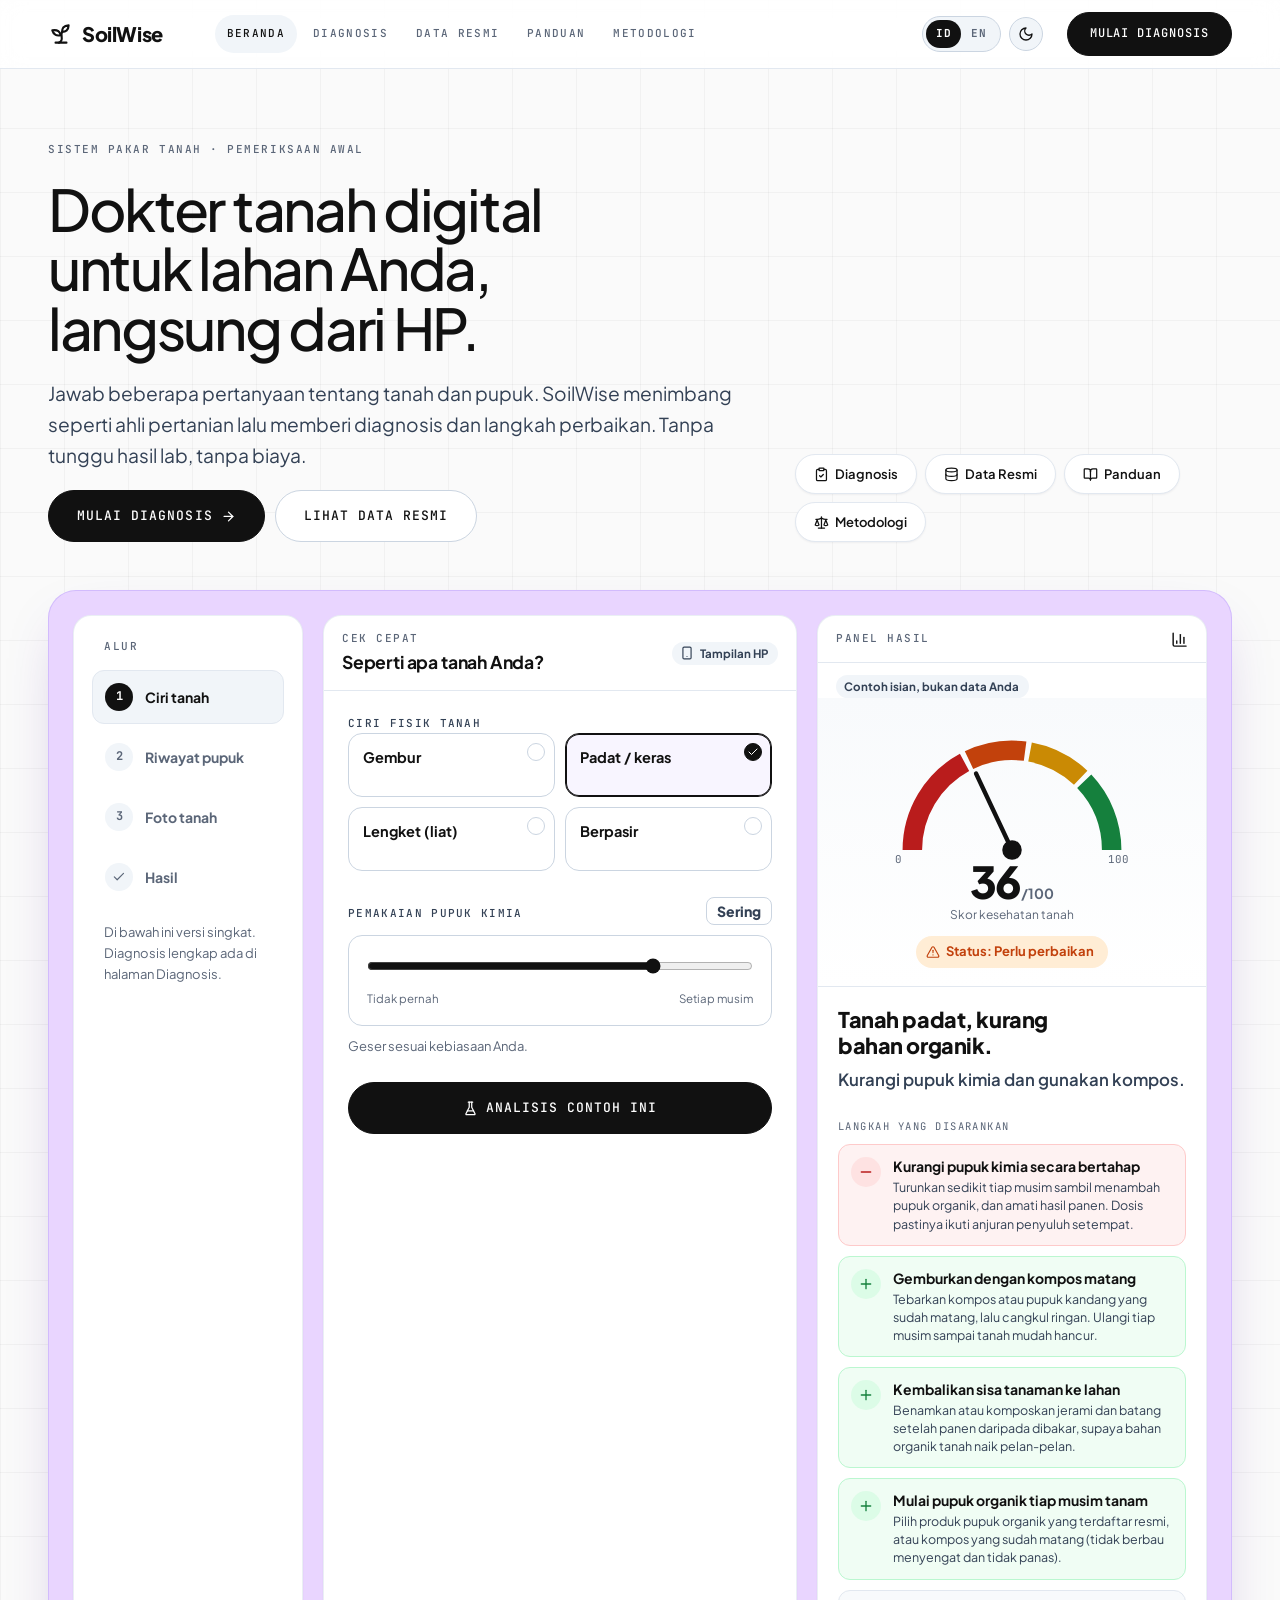
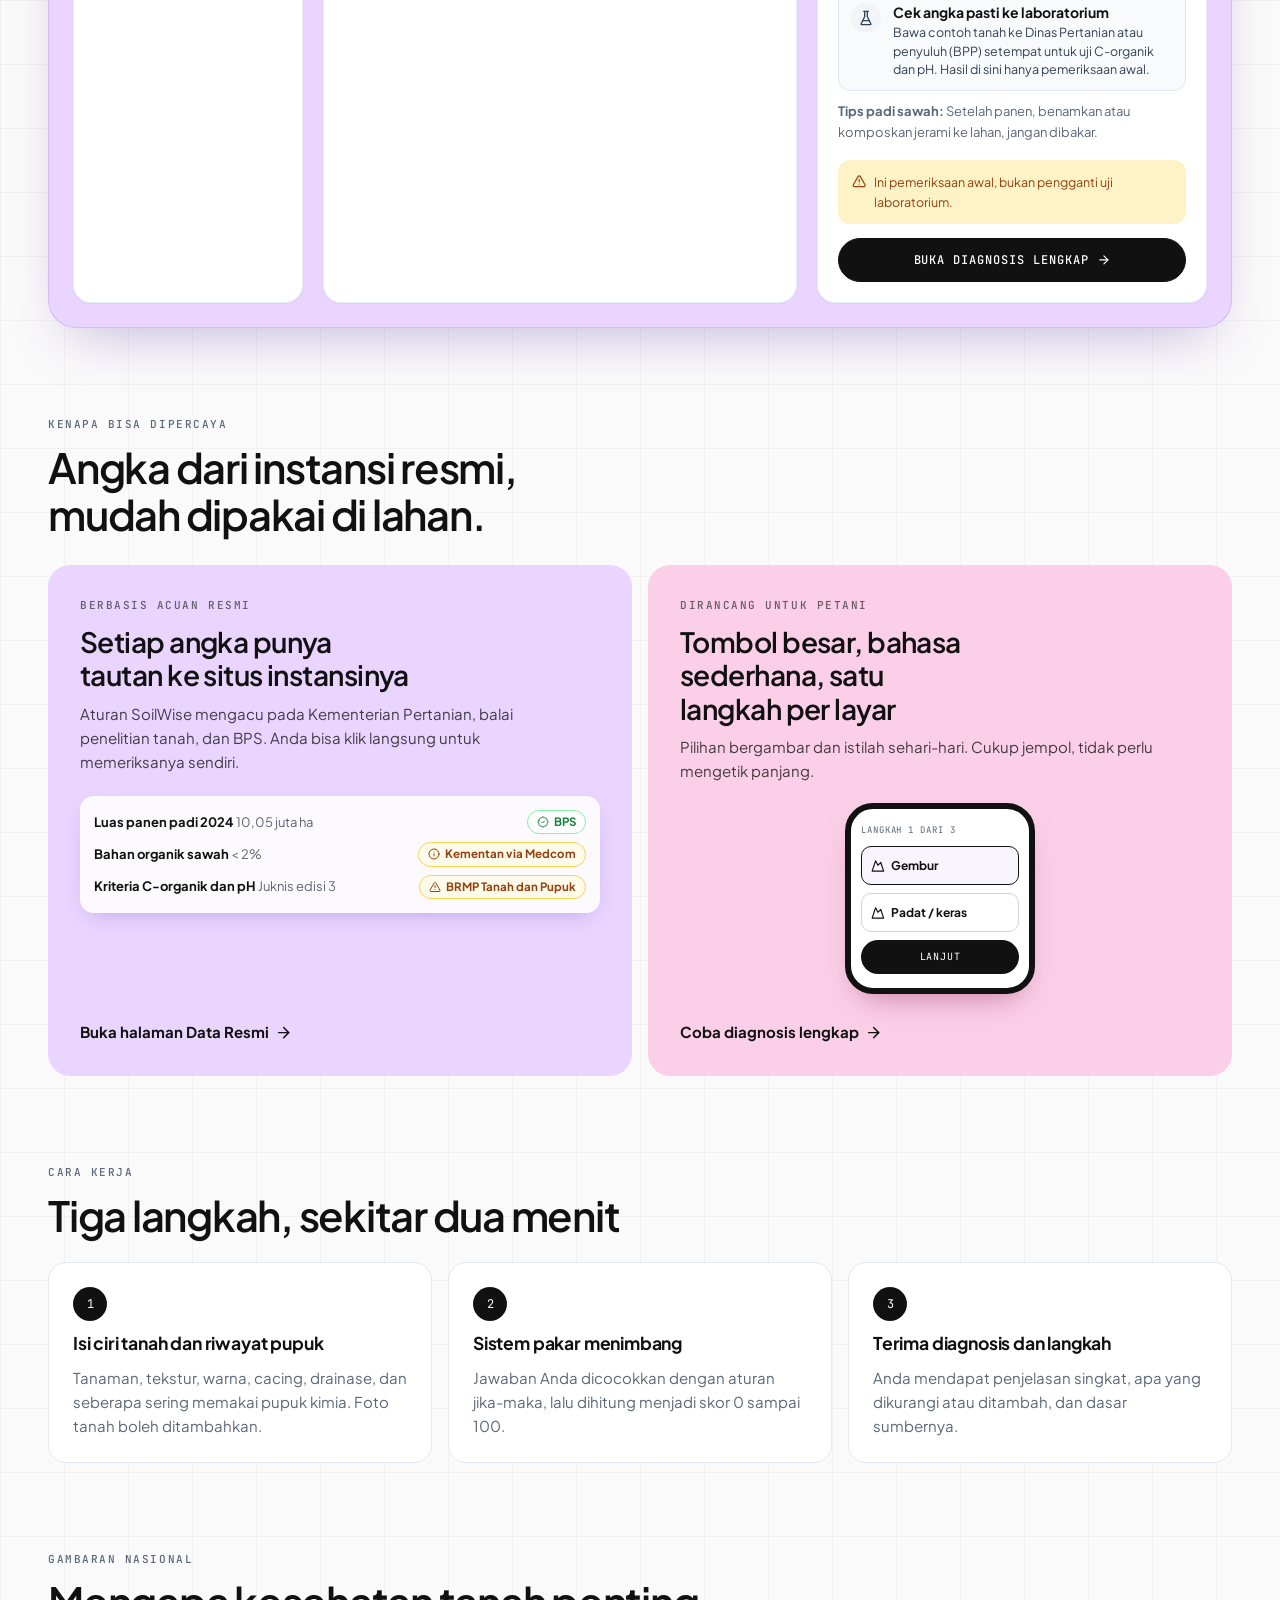
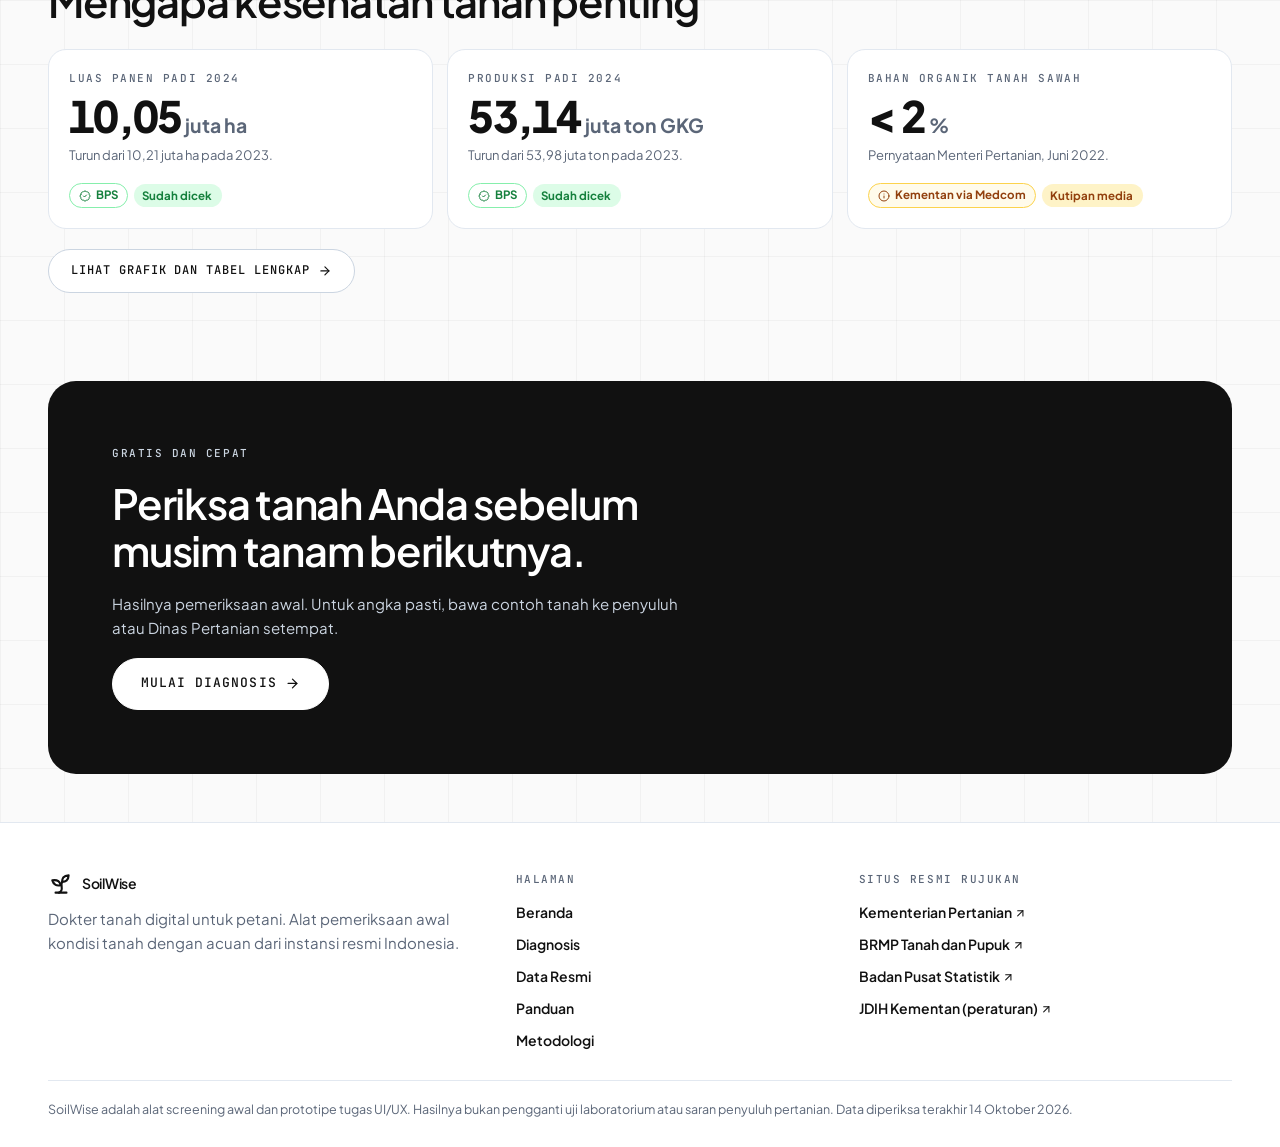
<file: index.html>
<!DOCTYPE html>
<html lang="id">
<head>
<meta charset="UTF-8">
<meta name="viewport" content="width=device-width, initial-scale=1, viewport-fit=cover">
<meta name="claude:viewport-fit-sides" content="cover">
<title>SoilWise</title>
<link rel="preconnect" href="https://fonts.googleapis.com">
<link rel="preconnect" href="https://fonts.gstatic.com" crossorigin>
<link href="https://fonts.googleapis.com/css2?family=JetBrains+Mono:wght@500;700&family=Plus+Jakarta+Sans:wght@400;500;600;700;800&display=swap" rel="stylesheet">
<link rel="stylesheet" href="assets/style.css">
</head>
<body data-page="beranda">
<div id="site-header"></div>

<main>
  <section class="wrap hero">
    <div class="hero-row">
      <div class="stack" style="gap:20px">
        <span class="eyebrow">Sistem pakar tanah · pemeriksaan awal</span>
        <h1 class="display" style="font-size:clamp(2rem,5vw,3.6rem);max-width:20ch">Dokter tanah digital untuk lahan Anda, langsung dari HP.</h1>
        <p class="lead">Jawab beberapa pertanyaan tentang tanah dan pupuk. SoilWise menimbang seperti ahli pertanian lalu memberi diagnosis dan langkah perbaikan. Tanpa tunggu hasil lab, tanpa biaya.</p>
        <div class="btn-row">
          <a class="btn btn-dark btn-lg" href="diagnosis.html">Mulai diagnosis <i data-ic="arrowRight"></i></a>
          <a class="btn btn-lg" href="data.html">Lihat data resmi</a>
        </div>
      </div>
      <nav class="pills" aria-label="Jalan pintas halaman">
        <a class="pill" href="diagnosis.html"><i data-ic="clipboard"></i>Diagnosis</a>
        <a class="pill" href="data.html"><i data-ic="database"></i>Data Resmi</a>
        <a class="pill" href="panduan.html"><i data-ic="book"></i>Panduan</a>
        <a class="pill" href="metodologi.html"><i data-ic="scale"></i>Metodologi</a>
      </nav>
    </div>
  </section>

  <section class="wrap" aria-labelledby="demo-t">
    <h2 class="sr" id="demo-t">Coba cepat</h2>
    <div class="stage">
      <div class="stage-grid three fill">
        <aside class="panel rail" aria-label="Alur pemeriksaan">
          <div class="eyebrow" style="padding:4px 12px 8px">Alur</div>
          <div class="rail-item is-on"><span class="dot">1</span>Ciri tanah</div>
          <div class="rail-item"><span class="dot">2</span>Riwayat pupuk</div>
          <div class="rail-item"><span class="dot">3</span>Foto tanah</div>
          <div class="rail-item"><span class="dot"><i data-ic="check"></i></span>Hasil</div>
          <p class="help" style="padding:12px">Di bawah ini versi singkat. Diagnosis lengkap ada di halaman Diagnosis.</p>
        </aside>

        <section class="panel" aria-labelledby="h-form-t">
          <div class="panel-h">
            <div><div class="eyebrow">Cek cepat</div><h3 class="h3" id="h-form-t">Seperti apa tanah Anda?</h3></div>
            <span class="badge badge-soft"><i data-ic="phone"></i>Tampilan HP</span>
          </div>
          <div class="panel-b">
            <fieldset class="field">
              <legend>Ciri fisik tanah</legend>
              <div class="opts" id="hTekstur"></div>
            </fieldset>
            <div class="field">
              <label class="lbl" for="hChem">Pemakaian pupuk kimia <span class="range-val" id="hChemVal">Sering</span></label>
              <div class="range-wrap">
                <input type="range" id="hChem" min="0" max="100" step="25" value="75" aria-describedby="hChemHelp">
                <div class="range-ticks" aria-hidden="true"><span>Tidak pernah</span><span>Setiap musim</span></div>
              </div>
              <p class="help" id="hChemHelp">Geser sesuai kebiasaan Anda.</p>
            </div>
            <button class="btn btn-dark btn-lg" id="hRun" type="button" style="width:100%"><i data-ic="flask"></i>Analisis contoh ini</button>
          </div>
        </section>

        <section class="panel" aria-live="polite" aria-labelledby="h-res-t">
          <div class="panel-h"><span class="eyebrow" id="h-res-t">Panel hasil</span><i data-ic="chart"></i></div>
          <div id="hResult"></div>
        </section>
      </div>
    </div>
  </section>

  <section class="wrap section" aria-labelledby="why-t">
    <div class="stack" style="gap:10px;margin-bottom:28px">
      <span class="eyebrow">Kenapa bisa dipercaya</span>
      <h2 class="h2" id="why-t" style="max-width:22ch">Angka dari instansi resmi, mudah dipakai di lahan.</h2>
    </div>
    <div class="cards-2">
      <article class="pastel lav">
        <span class="eyebrow">Berbasis acuan resmi</span>
        <h3>Setiap angka punya tautan ke situs instansinya</h3>
        <p>Aturan SoilWise mengacu pada Kementerian Pertanian, balai penelitian tanah, dan BPS. Anda bisa klik langsung untuk memeriksanya sendiri.</p>
        <div class="mini-card" id="trustList"></div>
        <a class="link" href="data.html">Buka halaman Data Resmi <i data-ic="arrowRight"></i></a>
      </article>
      <article class="pastel pnk">
        <span class="eyebrow">Dirancang untuk petani</span>
        <h3>Tombol besar, bahasa sederhana, satu langkah per layar</h3>
        <p>Pilihan bergambar dan istilah sehari-hari. Cukup jempol, tidak perlu mengetik panjang.</p>
        <div class="phone" aria-hidden="true">
          <div class="ph-h">Langkah 1 dari 3</div>
          <div class="ph-t on"><i data-ic="mountain"></i>Gembur</div>
          <div class="ph-t"><i data-ic="mountain"></i>Padat / keras</div>
          <div class="ph-b">Lanjut</div>
        </div>
        <a class="link" href="diagnosis.html">Coba diagnosis lengkap <i data-ic="arrowRight"></i></a>
      </article>
    </div>
  </section>

  <section class="wrap" aria-labelledby="how-t">
    <div class="stack" style="gap:10px;margin-bottom:24px">
      <span class="eyebrow">Cara kerja</span>
      <h2 class="h2" id="how-t">Tiga langkah, sekitar dua menit</h2>
    </div>
    <div class="how">
      <div><span class="n">1</span><h3 class="h3">Isi ciri tanah dan riwayat pupuk</h3><p class="muted">Tanaman, tekstur, warna, cacing, drainase, dan seberapa sering memakai pupuk kimia. Foto tanah boleh ditambahkan.</p></div>
      <div><span class="n">2</span><h3 class="h3">Sistem pakar menimbang</h3><p class="muted">Jawaban Anda dicocokkan dengan aturan jika-maka, lalu dihitung menjadi skor 0 sampai 100.</p></div>
      <div><span class="n">3</span><h3 class="h3">Terima diagnosis dan langkah</h3><p class="muted">Anda mendapat penjelasan singkat, apa yang dikurangi atau ditambah, dan dasar sumbernya.</p></div>
    </div>
  </section>

  <section class="wrap section" aria-labelledby="kpi-t">
    <div class="stack" style="gap:10px;margin-bottom:24px">
      <span class="eyebrow">Gambaran nasional</span>
      <h2 class="h2" id="kpi-t" style="max-width:24ch">Mengapa kesehatan tanah penting</h2>
    </div>
    <div class="kpis" id="homeKpis"></div>
    <div class="btn-row" style="margin-top:20px"><a class="btn" href="data.html#grafik">Lihat grafik dan tabel lengkap <i data-ic="arrowRight"></i></a></div>
  </section>

  <section class="wrap" style="padding-bottom:24px">
    <div class="cta">
      <span class="eyebrow" style="color:#cbd5e1">Gratis dan cepat</span>
      <h2 class="h2" style="max-width:20ch">Periksa tanah Anda sebelum musim tanam berikutnya.</h2>
      <p>Hasilnya pemeriksaan awal. Untuk angka pasti, bawa contoh tanah ke penyuluh atau Dinas Pertanian setempat.</p>
      <a class="btn btn-dark btn-lg" href="diagnosis.html">Mulai diagnosis <i data-ic="arrowRight"></i></a>
    </div>
  </section>
</main>

<div id="site-footer"></div>

<script src="assets/icons.js"></script>
<script src="assets/data.js"></script>
<script src="assets/engine.js"></script>
<script src="assets/shared.js"></script>
<script>
(function () {
  var E = window.SoilEngine, D = window.SW_DATA, U = window.SWUI;

  // Pilihan tekstur
  var box = document.getElementById('hTekstur');
  box.innerHTML = Object.keys(E.OPTS.tekstur).map(function (k) {
    var o = E.OPTS.tekstur[k];
    return '<label class="opt tall"><input class="sr" type="radio" name="hTekstur" value="' + k + '"' + (k === 'padat' ? ' checked' : '') + '>' +
      '<span class="opt-body"><span class="opt-t">' + o.label + '</span></span><span class="opt-check"><i data-ic="check"></i></span></label>';
  }).join('');

  var chem = document.getElementById('hChem'), chemVal = document.getElementById('hChemVal'), out = document.getElementById('hResult');
  function labelOf(v) { return E.OPTS.chemLabels[Math.round(v / 25)]; }
  function run() {
    var t = document.querySelector('input[name="hTekstur"]:checked').value;
    var res = E.evaluate({ crop: 'padi', tekstur: t, chem: +chem.value, durasi: 'sedang', organik: 'tidak' });
    E.render(out, res, {
      compact: true, example: true,
      actions: '<a class="btn btn-dark" href="diagnosis.html" style="width:100%;margin-top:14px">Buka diagnosis lengkap <i data-ic="arrowRight"></i></a>'
    });
  }
  chemVal.textContent = labelOf(chem.value);
  chem.addEventListener('input', function () { chemVal.textContent = labelOf(chem.value); });
  chem.addEventListener('change', run);
  box.addEventListener('change', run);
  document.getElementById('hRun').addEventListener('click', run);
  run();

  // Daftar kepercayaan
  document.getElementById('trustList').innerHTML = [
    ['Luas panen padi 2024', 'bps-padi-2024', '10,05 juta ha'],
    ['Bahan organik sawah', 'mentan-bo-2022', '< 2%'],
    ['Kriteria C-organik dan pH', 'juknis-kimia-3', 'Juknis edisi 3']
  ].map(function (r) {
    return '<div style="display:flex;justify-content:space-between;gap:8px;flex-wrap:wrap;align-items:center;font-size:13px"><span><b>' + r[0] + '</b> <span class="muted">' + r[2] + '</span></span>' + U.chip(r[1]) + '</div>';
  }).join('');

  document.getElementById('homeKpis').innerHTML = [0, 1, 2].map(function (i) { return U.kpiHtml(D.KPIS[i]); }).join('');
  window.SWIcons.paint();
})();
</script>
</body>
</html>
</file>
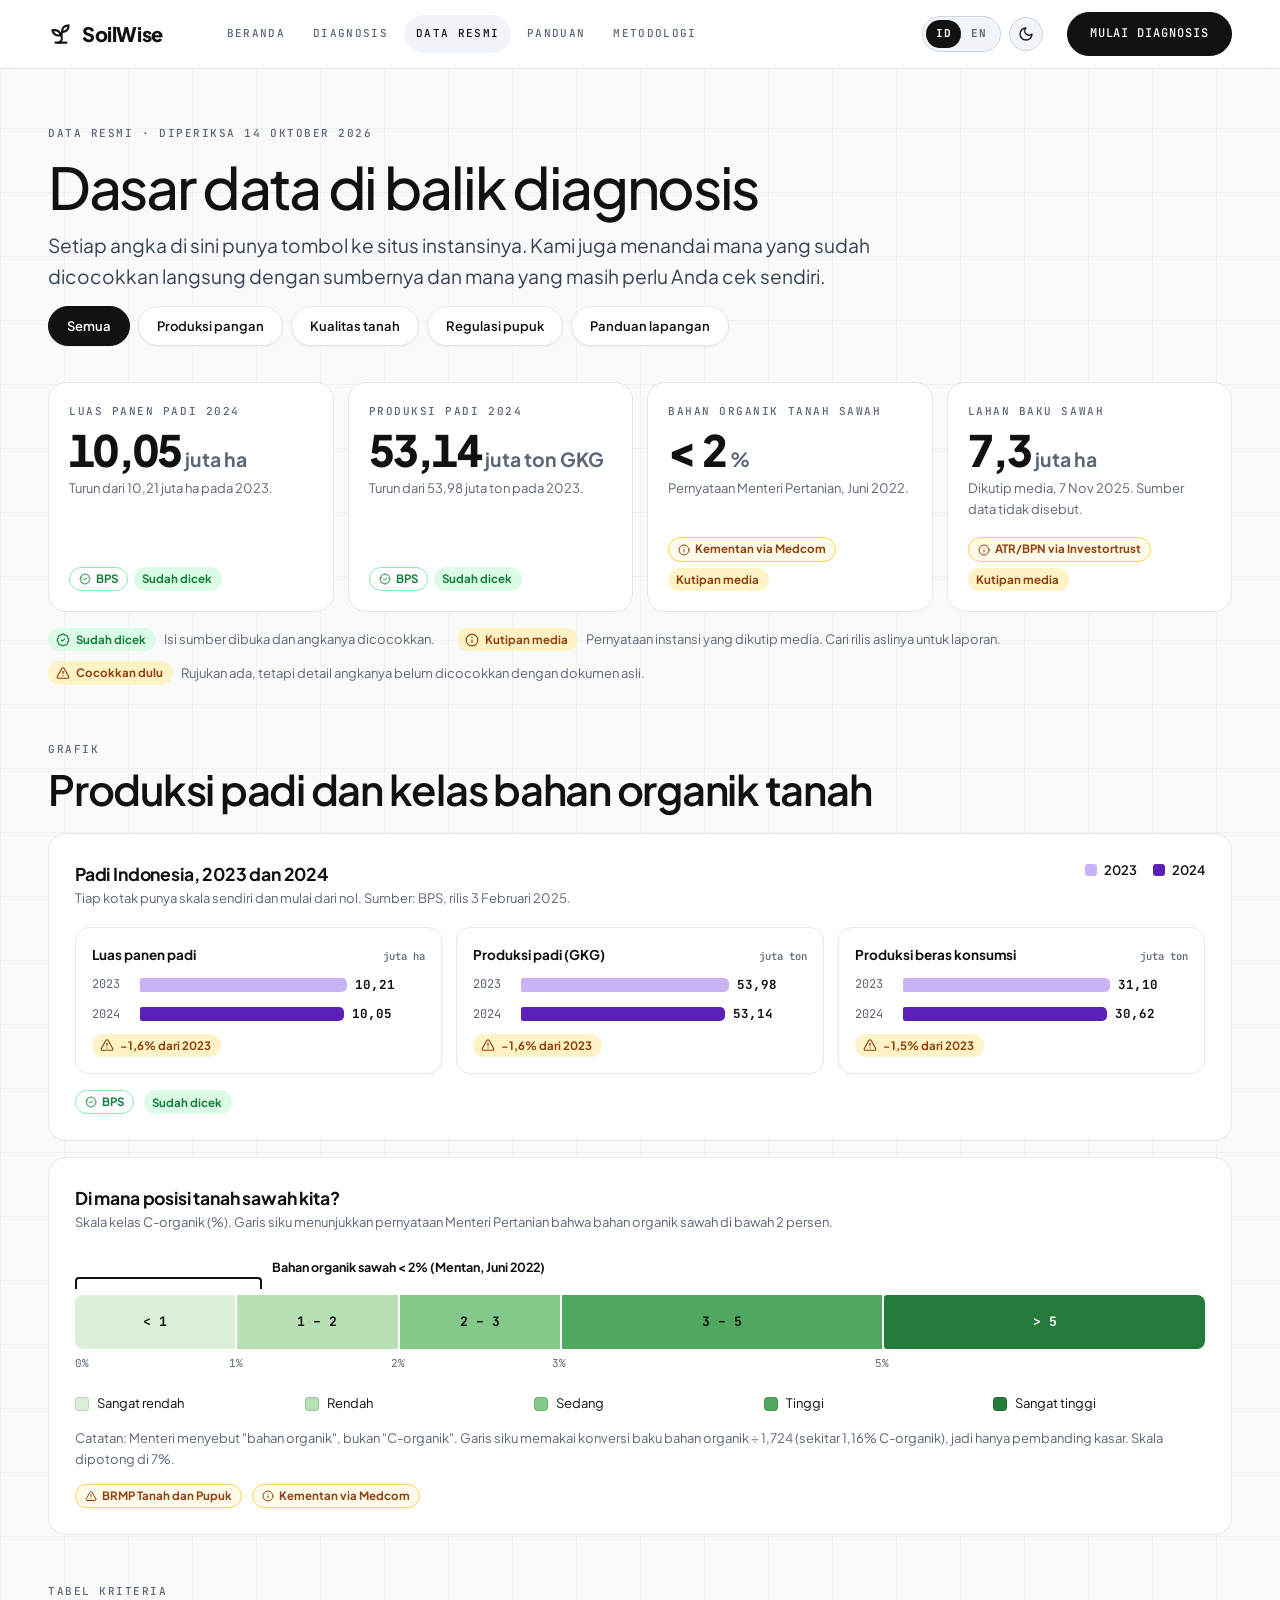
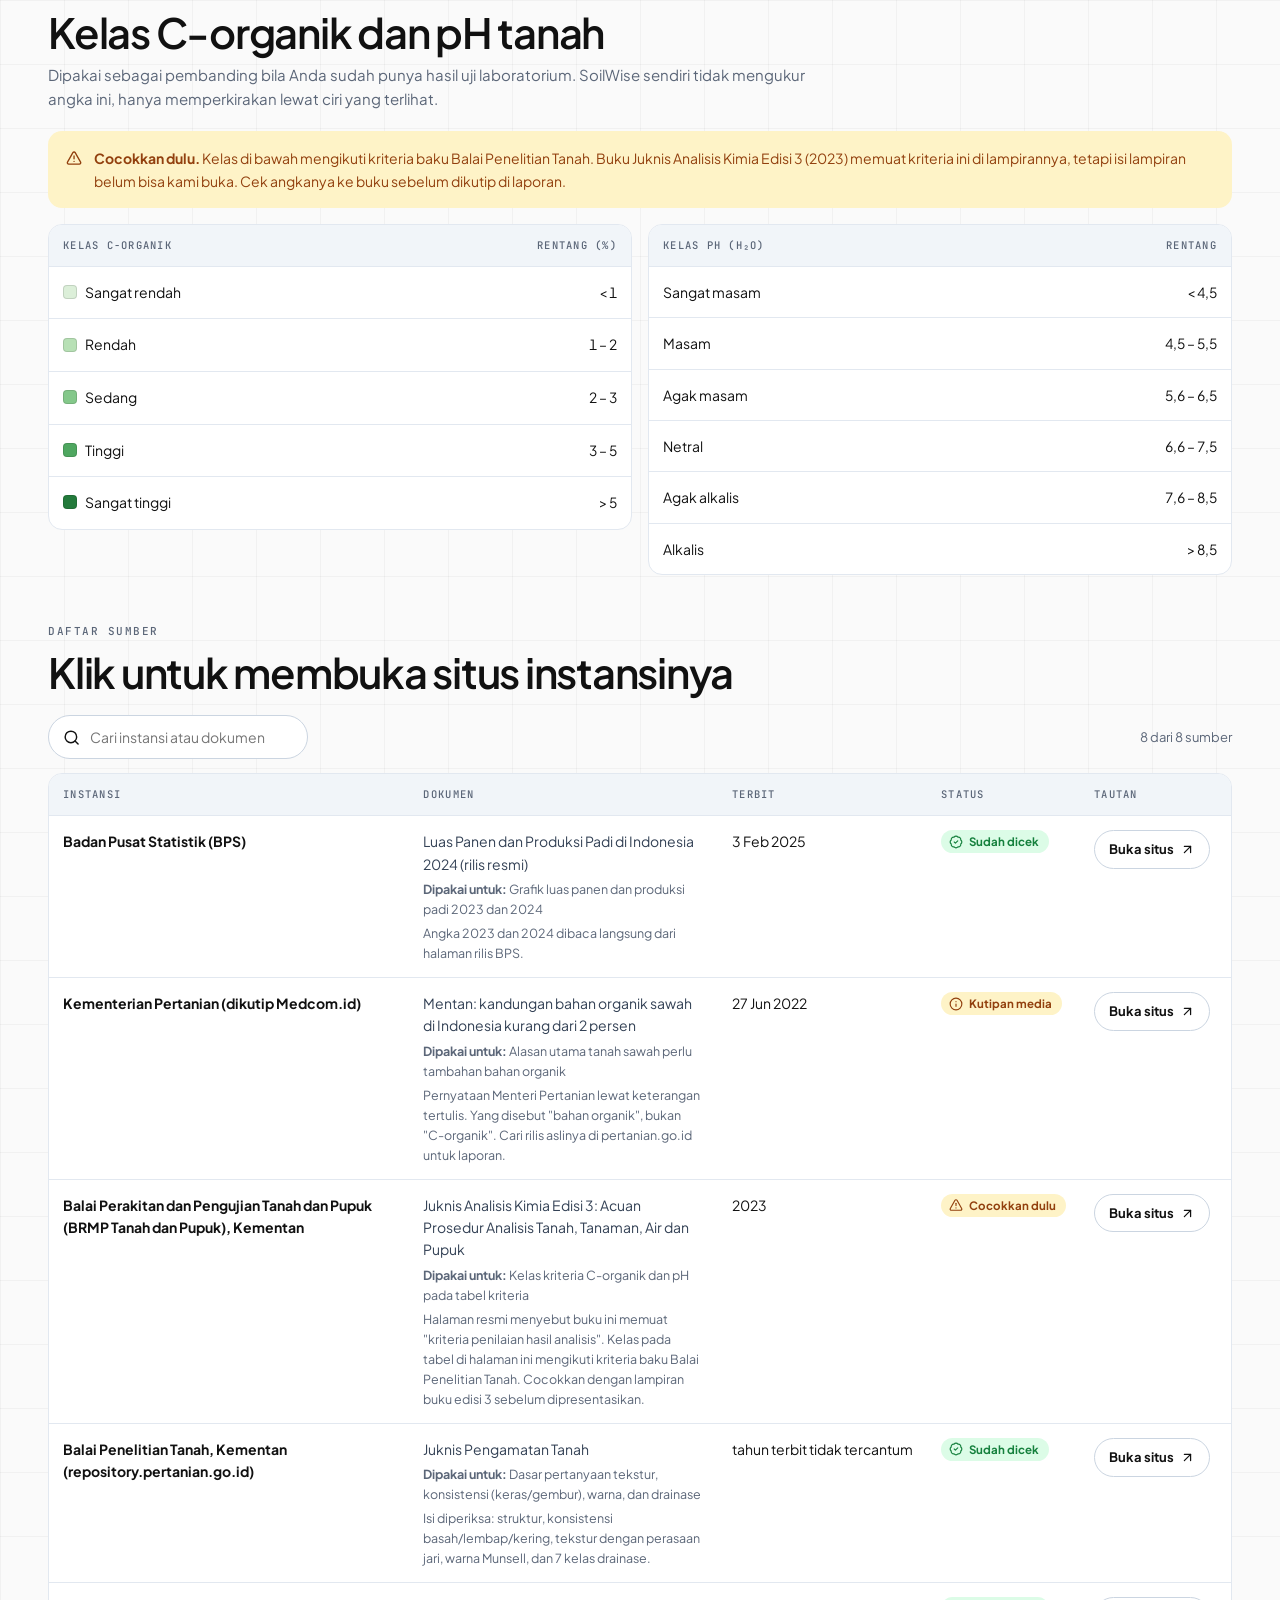
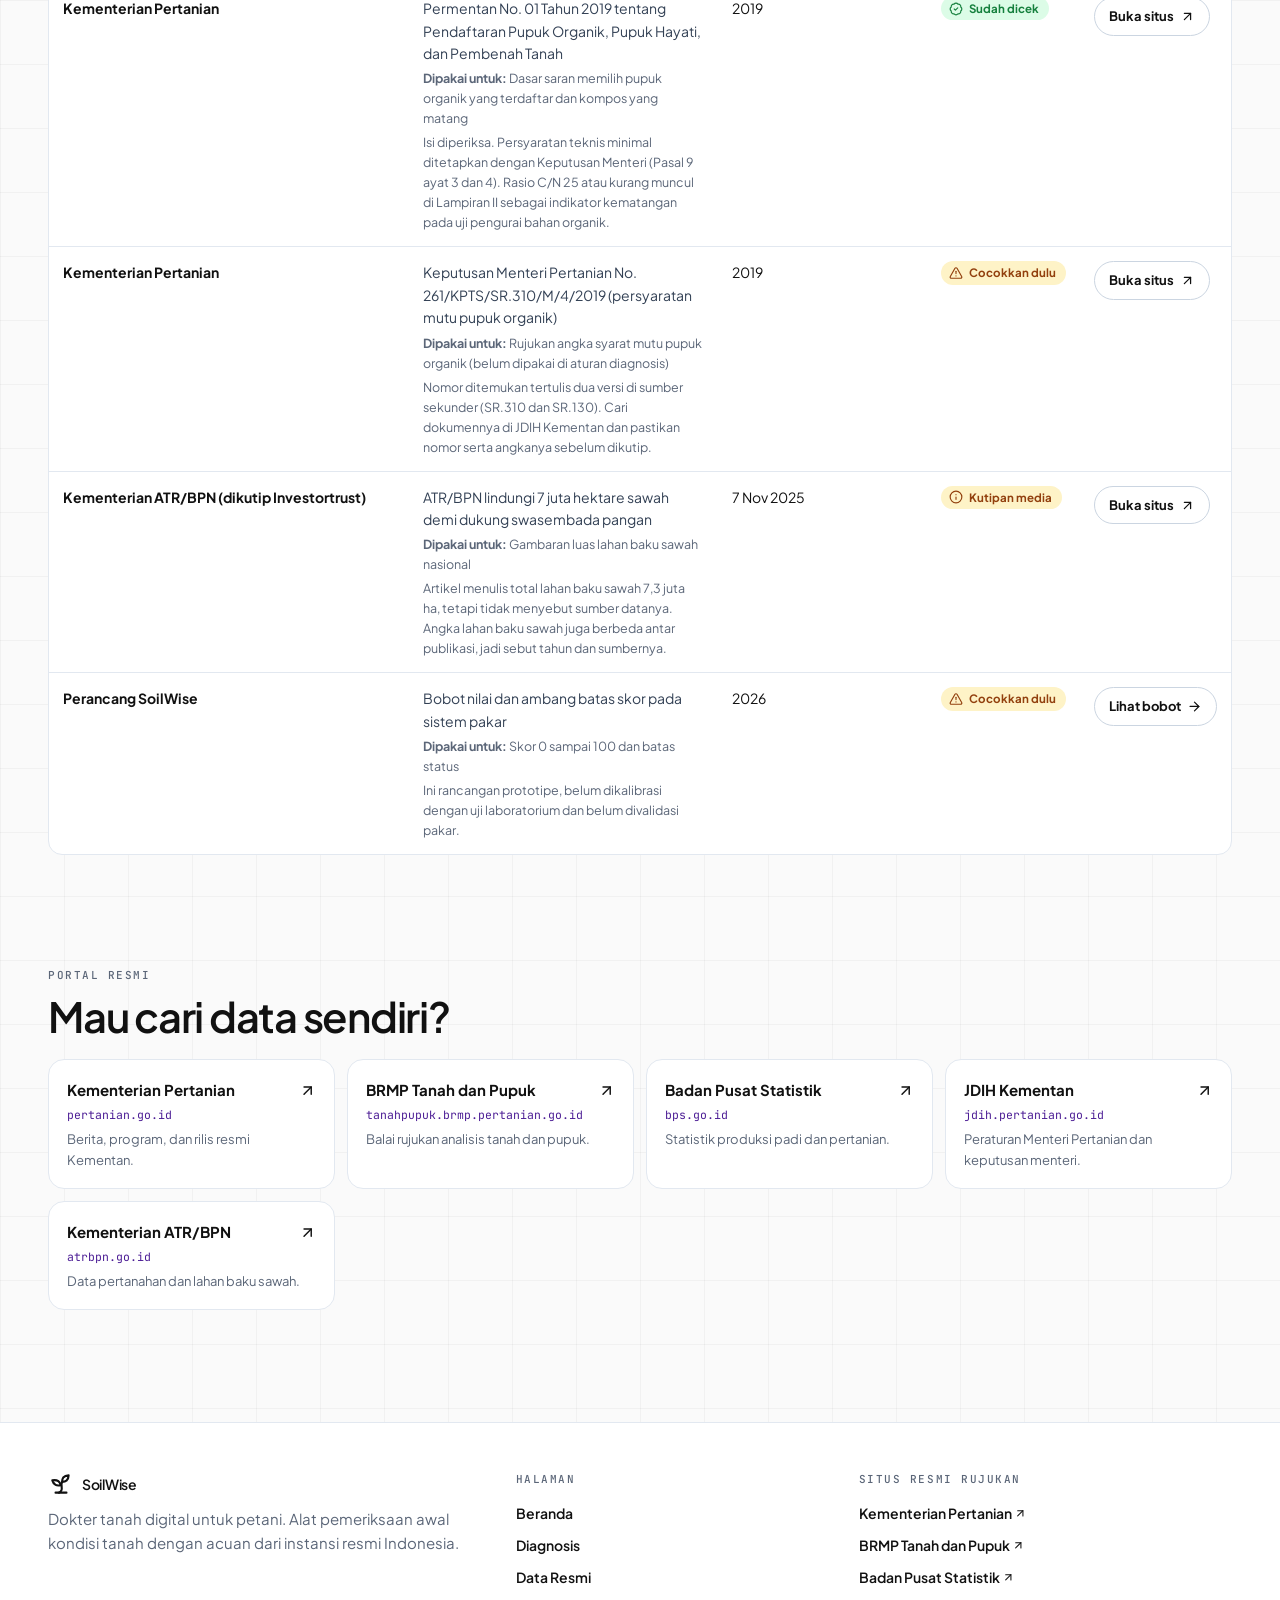
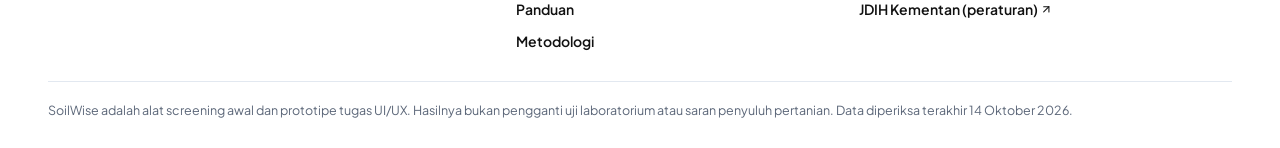
<file: data.html>
<!DOCTYPE html>
<html lang="id">
<head>
<meta charset="UTF-8">
<meta name="viewport" content="width=device-width, initial-scale=1, viewport-fit=cover">
<meta name="claude:viewport-fit-sides" content="cover">
<title>Data Resmi · SoilWise</title>
<link rel="preconnect" href="https://fonts.googleapis.com">
<link rel="preconnect" href="https://fonts.gstatic.com" crossorigin>
<link href="https://fonts.googleapis.com/css2?family=JetBrains+Mono:wght@500;700&family=Plus+Jakarta+Sans:wght@400;500;600;700;800&display=swap" rel="stylesheet">
<link rel="stylesheet" href="assets/style.css">
</head>
<body data-page="data">
<div id="site-header"></div>

<main>
  <header class="wrap page-head">
    <span class="eyebrow">Data resmi · diperiksa 14 Oktober 2026</span>
    <h1 class="display" style="font-size:clamp(2rem,5vw,3.6rem);max-width:20ch">Dasar data di balik diagnosis</h1>
    <p class="lead">Setiap angka di sini punya tombol ke situs instansinya. Kami juga menandai mana yang sudah dicocokkan langsung dengan sumbernya dan mana yang masih perlu Anda cek sendiri.</p>
    <div class="pills" id="cats" role="group" aria-label="Filter kategori"></div>
  </header>

  <section class="wrap" id="kpi" aria-label="Angka utama" style="padding-bottom:32px">
    <div class="kpis" id="kpis"></div>
    <p class="help" id="kpiNone" hidden>Tidak ada angka ringkas untuk kategori ini. Lihat tabel sumber di bawah.</p>
    <div style="display:flex;gap:10px 22px;flex-wrap:wrap;margin-top:16px;font-size:13px" id="legendStatus"></div>
  </section>

  <section class="wrap" id="grafik" aria-labelledby="g-t" style="padding-block:24px">
    <div class="stack" style="gap:8px;margin-bottom:20px">
      <span class="eyebrow">Grafik</span>
      <h2 class="h2" id="g-t">Produksi padi dan kelas bahan organik tanah</h2>
    </div>

    <div class="stack" style="gap:16px">
      <article class="chart-card">
        <header>
          <div>
            <h3 class="h3">Padi Indonesia, 2023 dan 2024</h3>
            <p class="help">Tiap kotak punya skala sendiri dan mulai dari nol. Sumber: BPS, rilis 3 Februari 2025.</p>
          </div>
          <div class="legend" aria-label="Keterangan warna"><span><i class="k" style="background:var(--bar-old)"></i>2023</span><span><i class="k" style="background:var(--bar-new)"></i>2024</span></div>
        </header>
        <div class="sm-grid" id="bps"></div>
        <div class="btn-row" style="margin-top:16px" id="bpsSrc"></div>
      </article>

      <article class="chart-card">
        <header>
          <div>
            <h3 class="h3">Di mana posisi tanah sawah kita?</h3>
            <p class="help">Skala kelas C-organik (%). Garis siku menunjukkan pernyataan Menteri Pertanian bahwa bahan organik sawah di bawah 2 persen.</p>
          </div>
        </header>
        <div class="scale" id="scale"></div>
        <p class="help" style="margin-top:14px">Catatan: Menteri menyebut "bahan organik", bukan "C-organik". Garis siku memakai konversi baku bahan organik ÷ 1,724 (sekitar 1,16% C-organik), jadi hanya pembanding kasar. Skala dipotong di 7%.</p>
        <div class="btn-row" style="margin-top:14px" id="scaleSrc"></div>
      </article>
    </div>
  </section>

  <section class="wrap" id="kriteria" aria-labelledby="k-t" style="padding-block:24px">
    <div class="stack" style="gap:8px;margin-bottom:20px">
      <span class="eyebrow">Tabel kriteria</span>
      <h2 class="h2" id="k-t">Kelas C-organik dan pH tanah</h2>
      <p class="muted" style="max-width:70ch">Dipakai sebagai pembanding bila Anda sudah punya hasil uji laboratorium. SoilWise sendiri tidak mengukur angka ini, hanya memperkirakan lewat ciri yang terlihat.</p>
    </div>
    <div class="callout" style="margin-bottom:16px"><i data-ic="alert"></i><span><b>Cocokkan dulu.</b> Kelas di bawah mengikuti kriteria baku Balai Penelitian Tanah. Buku Juknis Analisis Kimia Edisi 3 (2023) memuat kriteria ini di lampirannya, tetapi isi lampiran belum bisa kami buka. Cek angkanya ke buku sebelum dikutip di laporan.</span></div>
    <div class="cards-2">
      <div><div class="tbl-wrap"><table class="tbl" style="min-width:0"><caption class="sr">Kelas C-organik tanah</caption>
        <thead><tr><th>Kelas C-organik</th><th class="n">Rentang (%)</th></tr></thead><tbody id="tCorg"></tbody></table></div></div>
      <div><div class="tbl-wrap"><table class="tbl" style="min-width:0"><caption class="sr">Kelas pH tanah</caption>
        <thead><tr><th>Kelas pH (H₂O)</th><th class="n">Rentang</th></tr></thead><tbody id="tPh"></tbody></table></div></div>
    </div>
  </section>

  <section class="wrap" id="sumber" aria-labelledby="s-t" style="padding-block:24px">
    <div class="stack" style="gap:8px;margin-bottom:20px">
      <span class="eyebrow">Daftar sumber</span>
      <h2 class="h2" id="s-t">Klik untuk membuka situs instansinya</h2>
    </div>
    <div class="tbl-tools">
      <label class="search"><i data-ic="search"></i><span class="sr">Cari sumber</span><input type="search" id="q" placeholder="Cari instansi atau dokumen" autocomplete="off"></label>
      <span class="help" id="count"></span>
    </div>
    <div class="tbl-wrap">
      <table class="tbl">
        <caption class="sr">Daftar sumber data SoilWise</caption>
        <thead><tr><th>Instansi</th><th>Dokumen</th><th>Terbit</th><th>Status</th><th>Tautan</th></tr></thead>
        <tbody id="tSrc"></tbody>
      </table>
    </div>
  </section>

  <section class="wrap section" aria-labelledby="p-t">
    <div class="stack" style="gap:8px;margin-bottom:20px">
      <span class="eyebrow">Portal resmi</span>
      <h2 class="h2" id="p-t">Mau cari data sendiri?</h2>
    </div>
    <div class="portals" id="portals"></div>
  </section>
</main>

<div id="site-footer"></div>

<script src="assets/icons.js"></script>
<script src="assets/data.js"></script>
<script src="assets/engine.js"></script>
<script src="assets/shared.js"></script>
<script>
(function () {
  var D = window.SW_DATA, U = window.SWUI;
  var $ = function (s) { return document.querySelector(s); };
  var cat = 'all', q = '';

  // ---- filter kategori ----
  function drawCats() {
    $('#cats').innerHTML = D.CATS.map(function (c) {
      return '<button class="pill" type="button" data-cat="' + c.key + '" aria-pressed="' + (c.key === cat) + '">' + c.label + '</button>';
    }).join('');
    Array.prototype.forEach.call(document.querySelectorAll('#cats .pill'), function (b) {
      b.addEventListener('click', function () { cat = b.getAttribute('data-cat'); drawCats(); apply(); });
    });
  }

  // ---- KPI ----
  $('#kpis').innerHTML = D.KPIS.map(U.kpiHtml).join('');
  $('#legendStatus').innerHTML = Object.keys(D.STATUS).map(function (k) {
    var s = D.STATUS[k];
    return '<span style="display:inline-flex;gap:8px;align-items:center"><span class="badge ' + s.badge + '"><i data-ic="' + s.icon + '"></i>' + s.label + '</span><span class="muted">' + s.desc + '</span></span>';
  }).join('');

  // ---- grafik BPS (kotak kecil, skala sendiri-sendiri) ----
  $('#bps').innerHTML = D.BPS.items.map(function (it) {
    var max = Math.max(it.v2023, it.v2024), d = (it.v2024 - it.v2023) / it.v2023 * 100;
    function row(y, v, color) {
      return '<div class="hb" data-tip="' + U.esc(it.label + ' ' + y + ': ' + U.fmt(v) + ' ' + it.unit) + '" tabindex="0"><span>' + y + '</span><div class="track"><span class="bar" style="width:calc((100% - 78px) * ' + (v / max).toFixed(4) + ');background:' + color + '"></span><span class="val">' + U.fmt(v) + '</span></div></div>';
    }
    return '<div class="sm"><h4>' + it.label + '<small>' + it.unit + '</small></h4>' + row('2023', it.v2023, 'var(--bar-old)') + row('2024', it.v2024, 'var(--bar-new)') +
      '<span class="badge badge-warn delta"><i data-ic="alert"></i>' + (d < 0 ? '−' : '+') + U.fmt(Math.abs(d), 1) + '% dari 2023</span></div>';
  }).join('');
  $('#bpsSrc').innerHTML = U.chip(D.BPS.src) + '<span class="badge ' + D.STATUS[D.SOURCES[D.BPS.src].status].badge + '">' + D.STATUS[D.SOURCES[D.BPS.src].status].label + '</span>';

  // ---- skala C-organik ----
  var C = D.CORG, W = C.max;
  var br = (C.omBracket.om / C.omBracket.factor) / W * 100;
  $('#scale').innerHTML =
    '<div class="scale-bracket"><span class="br" style="width:' + br.toFixed(2) + '%"></span><span class="tx" style="left:calc(' + br.toFixed(2) + '% + 10px);right:0">Bahan organik sawah &lt; 2% (Mentan, Juni 2022)</span></div>' +
    '<div class="scale-bar" role="list">' + C.classes.map(function (c, i) {
      return '<button type="button" role="listitem" data-i="' + i + '" style="flex:' + (c.max - c.min) + ' 1 0;background:' + c.color + ';' + (c.light ? 'color:#fff' : '') + '" aria-label="' + c.name + ', ' + c.text + ' persen">' + c.text + '</button>';
    }).join('') + '</div>' +
    '<div class="scale-axis" aria-hidden="true">' + [0, 1, 2, 3, 5].map(function (v) { return '<span style="left:' + (v / W * 100) + '%">' + v + '%</span>'; }).join('') + '</div>' +
    '<div class="scale-legend">' + C.classes.map(function (c) { return '<span><i class="k" style="background:' + c.color + '"></i>' + c.name + '</span>'; }).join('') + '</div>';
  Array.prototype.forEach.call(document.querySelectorAll('.scale-bar button'), function (b) {
    var c = C.classes[+b.getAttribute('data-i')];
    U.bindTip(b, function () { return '<b>' + c.name + '</b>C-organik ' + c.text + ' %'; });
  });
  $('#scaleSrc').innerHTML = U.chip(C.src) + U.chip('mentan-bo-2022');
  Array.prototype.forEach.call(document.querySelectorAll('[data-tip]'), function (el) {
    U.bindTip(el, function () { return U.esc(el.getAttribute('data-tip')) + '<br><span style="opacity:.75">Sumber: BPS</span>'; });
  });

  // ---- tabel kriteria ----
  $('#tCorg').innerHTML = C.classes.map(function (c) { return '<tr><td><span style="display:inline-flex;align-items:center;gap:8px"><i style="width:14px;height:14px;border-radius:4px;background:' + c.color + ';border:1px solid rgba(0,0,0,.12);display:inline-block"></i>' + c.name + '</span></td><td class="n">' + c.text + '</td></tr>'; }).join('');
  $('#tPh').innerHTML = D.PH.classes.map(function (c) { return '<tr><td>' + c.name + '</td><td class="n">' + c.text + '</td></tr>'; }).join('');

  // ---- tabel sumber ----
  var keys = Object.keys(D.SOURCES);
  function drawSources() {
    var rows = keys.filter(function (k) {
      var s = D.SOURCES[k];
      if (cat !== 'all' && s.cat !== cat) return false;
      if (q && (s.agency + ' ' + s.title + ' ' + s.used).toLowerCase().indexOf(q) < 0) return false;
      return true;
    });
    $('#tSrc').innerHTML = rows.length ? rows.map(function (k) {
      var s = D.SOURCES[k], st = D.STATUS[s.status];
      var link = s.internal ? '<a class="go" href="' + s.url + '">Lihat bobot <i data-ic="arrowRight"></i></a>'
        : '<a class="go" href="' + U.esc(s.url) + '" target="_blank" rel="noopener noreferrer">Buka situs <i data-ic="arrowUpRight"></i></a>';
      return '<tr><td class="agency">' + U.esc(s.agency) + '</td><td class="doc">' + U.esc(s.title) + '<span class="note"><b>Dipakai untuk:</b> ' + U.esc(s.used) + '</span><span class="note">' + U.esc(s.note) + '</span></td>' +
        '<td style="white-space:nowrap">' + U.esc(s.year) + '</td><td><span class="badge ' + st.badge + '"><i data-ic="' + st.icon + '"></i>' + st.label + '</span></td><td>' + link + '</td></tr>';
    }).join('') : '<tr><td colspan="5" class="empty-row">Tidak ada sumber yang cocok. Coba kata kunci lain atau pilih "Semua".</td></tr>';
    $('#count').textContent = rows.length + ' dari ' + keys.length + ' sumber';
    window.SWIcons.paint($('#tSrc'));
  }
  $('#q').addEventListener('input', function (e) { q = e.target.value.trim().toLowerCase(); drawSources(); });

  // ---- portal ----
  $('#portals').innerHTML = D.PORTALS.map(function (p) {
    return '<a class="portal" href="' + p.url + '" target="_blank" rel="noopener noreferrer"><b>' + p.name + '<i data-ic="arrowUpRight"></i></b><span class="host">' + p.host + '</span><span>' + p.desc + '</span></a>';
  }).join('');

  function apply() {
    var shown = 0;
    Array.prototype.forEach.call(document.querySelectorAll('.kpi'), function (k) { k.hidden = cat !== 'all' && k.getAttribute('data-cat') !== cat; if (!k.hidden) shown++; });
    $('#kpiNone').hidden = shown > 0;
    drawSources();
  }
  drawCats(); apply();
  window.SWIcons.paint();
})();
</script>
</body>
</html>
</file>
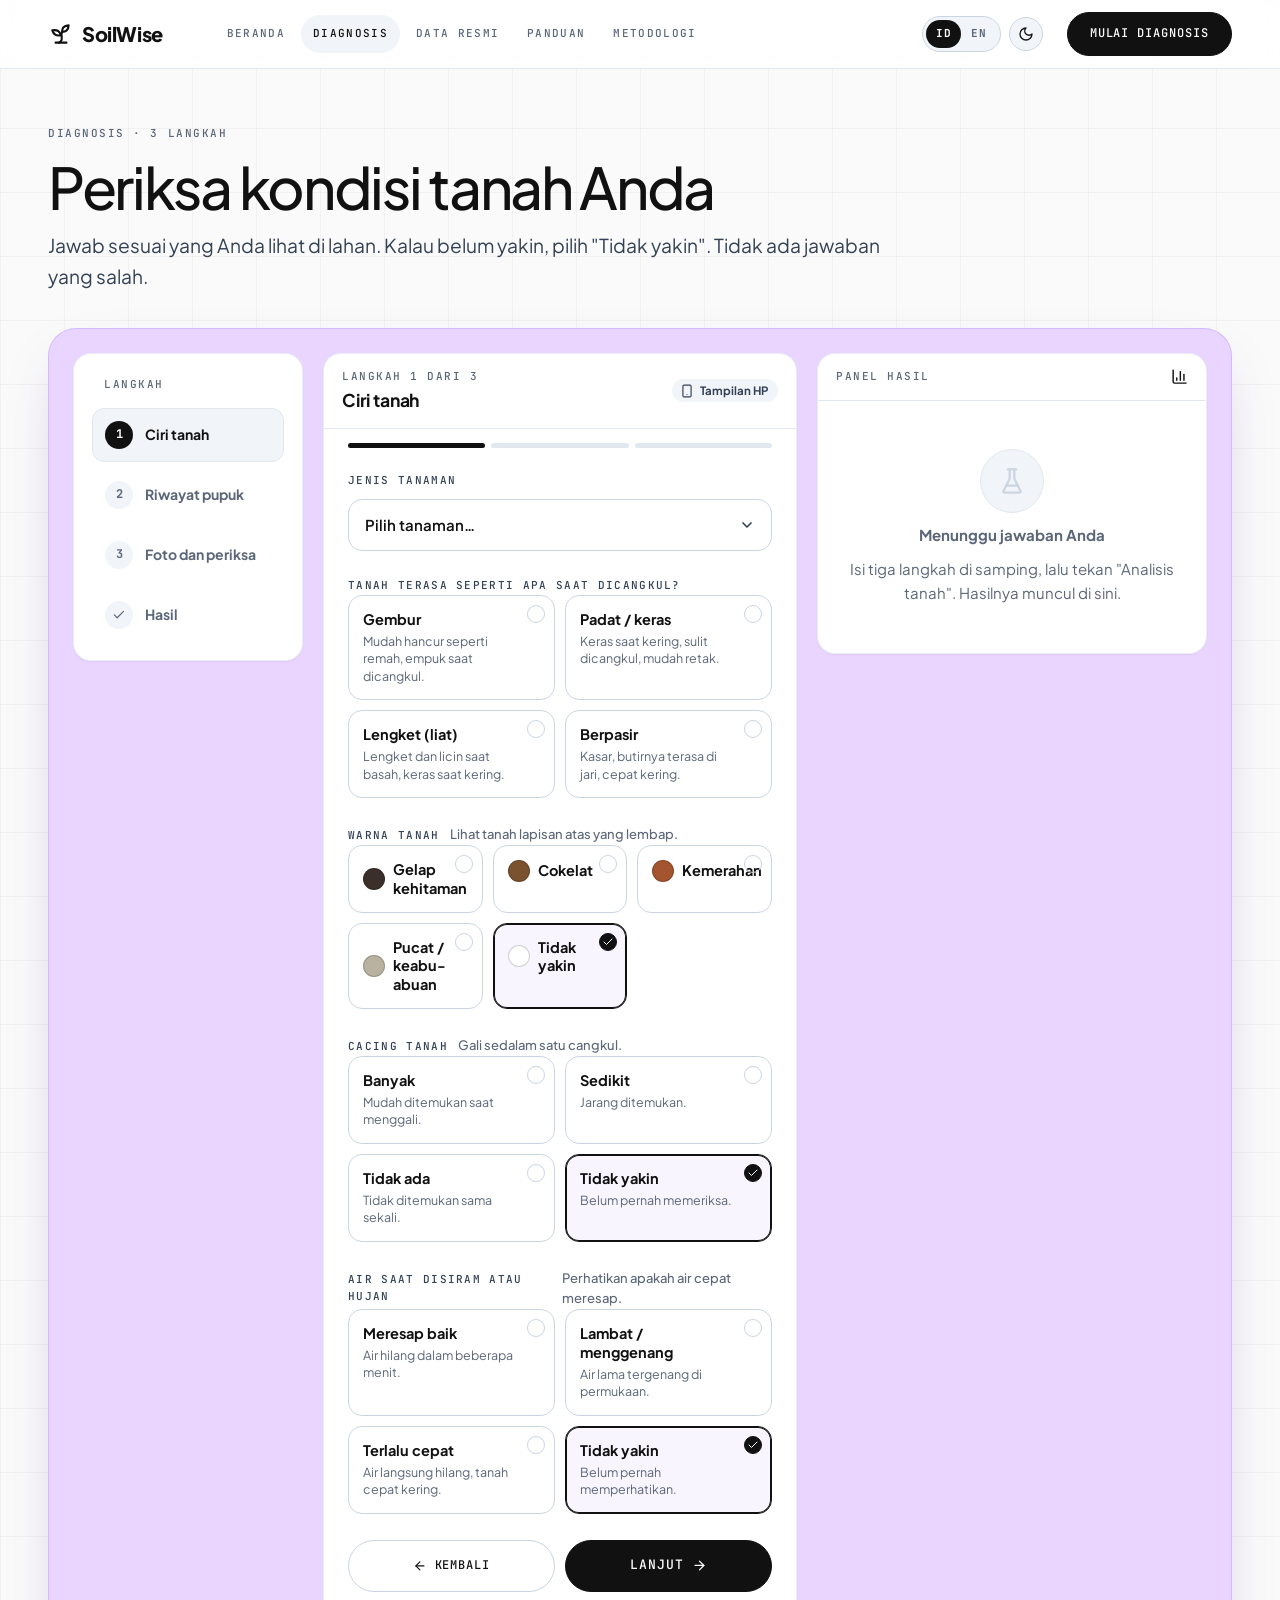
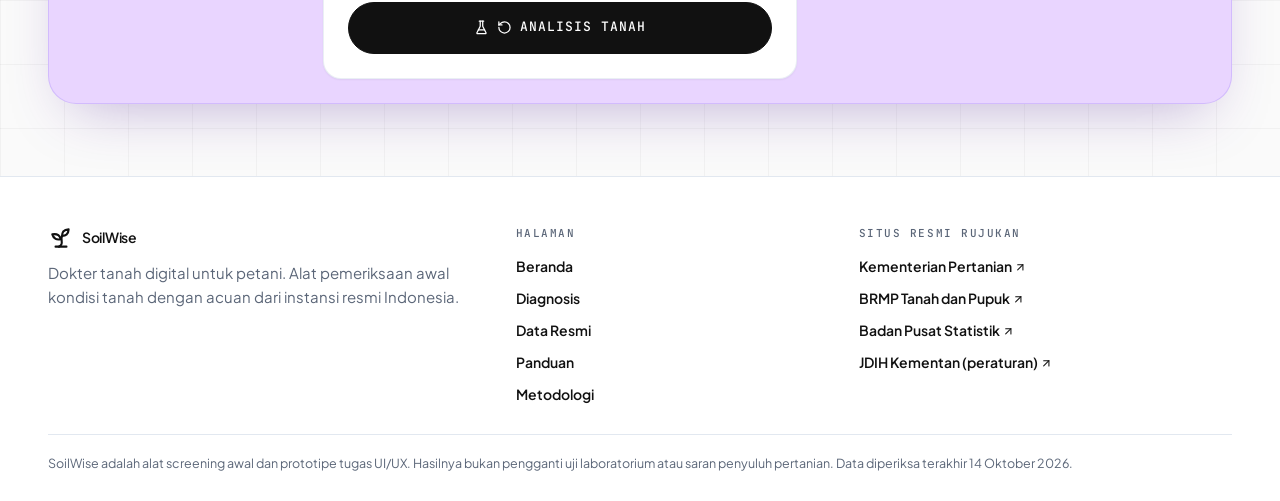
<file: diagnosis.html>
<!DOCTYPE html>
<html lang="id">
<head>
<meta charset="UTF-8">
<meta name="viewport" content="width=device-width, initial-scale=1, viewport-fit=cover">
<meta name="claude:viewport-fit-sides" content="cover">
<title>Diagnosis Tanah · SoilWise</title>
<link rel="preconnect" href="https://fonts.googleapis.com">
<link rel="preconnect" href="https://fonts.gstatic.com" crossorigin>
<link href="https://fonts.googleapis.com/css2?family=JetBrains+Mono:wght@500;700&family=Plus+Jakarta+Sans:wght@400;500;600;700;800&display=swap" rel="stylesheet">
<link rel="stylesheet" href="assets/style.css">
</head>
<body data-page="diagnosis">
<div id="site-header"></div>

<main>
  <header class="wrap page-head">
    <span class="eyebrow">Diagnosis · 3 langkah</span>
    <h1 class="display" style="font-size:clamp(2rem,5vw,3.6rem);max-width:18ch">Periksa kondisi tanah Anda</h1>
    <p class="lead">Jawab sesuai yang Anda lihat di lahan. Kalau belum yakin, pilih "Tidak yakin". Tidak ada jawaban yang salah.</p>
  </header>

  <section class="wrap" style="padding-bottom:48px">
    <div class="stage">
      <div class="stage-grid three">

        <aside class="panel rail sticky-col" aria-label="Kemajuan">
          <div class="eyebrow" style="padding:4px 12px 8px">Langkah</div>
          <div class="rail-item" data-rail="1"><span class="dot">1</span>Ciri tanah</div>
          <div class="rail-item" data-rail="2"><span class="dot">2</span>Riwayat pupuk</div>
          <div class="rail-item" data-rail="3"><span class="dot">3</span>Foto dan periksa</div>
          <div class="rail-item" data-rail="4"><span class="dot"><i data-ic="check"></i></span>Hasil</div>
        </aside>

        <form class="panel" id="form" novalidate aria-labelledby="stepTitle">
          <div class="panel-h">
            <div><div class="eyebrow" id="stepCount">Langkah 1 dari 3</div><h2 class="h3" id="stepTitle">Ciri tanah</h2></div>
            <span class="badge badge-soft"><i data-ic="phone"></i>Tampilan HP</span>
          </div>
          <div style="padding:14px 24px 0"><div class="steps-h" aria-hidden="true"><span></span><span></span><span></span></div></div>

          <div class="panel-b">
            <!-- LANGKAH 1 -->
            <div data-step="1">
              <div class="field" id="f-crop">
                <label class="lbl" for="crop">Jenis tanaman</label>
                <select class="select" id="crop" name="crop" required>
                  <option value="">Pilih tanaman…</option>
                </select>
                <p class="err"><i data-ic="alert"></i>Pilih jenis tanaman dulu.</p>
              </div>

              <fieldset class="field" id="f-tekstur">
                <legend>Tanah terasa seperti apa saat dicangkul?</legend>
                <div class="opts" id="o-tekstur"></div>
                <p class="err"><i data-ic="alert"></i>Pilih salah satu ciri tanah.</p>
              </fieldset>

              <fieldset class="field" id="f-warna">
                <legend>Warna tanah <span class="help" style="text-transform:none;letter-spacing:0;font-family:var(--font)">Lihat tanah lapisan atas yang lembap.</span></legend>
                <div class="opts c3" id="o-warna"></div>
              </fieldset>

              <fieldset class="field" id="f-cacing">
                <legend>Cacing tanah <span class="help" style="text-transform:none;letter-spacing:0;font-family:var(--font)">Gali sedalam satu cangkul.</span></legend>
                <div class="opts" id="o-cacing"></div>
              </fieldset>

              <fieldset class="field" id="f-air">
                <legend>Air saat disiram atau hujan <span class="help" style="text-transform:none;letter-spacing:0;font-family:var(--font)">Perhatikan apakah air cepat meresap.</span></legend>
                <div class="opts" id="o-air"></div>
              </fieldset>
            </div>

            <!-- LANGKAH 2 -->
            <div data-step="2" hidden>
              <div class="field">
                <label class="lbl" for="chem">Seberapa sering memakai pupuk kimia? <span class="range-val" id="chemVal">Kadang-kadang</span></label>
                <div class="range-wrap">
                  <input type="range" id="chem" name="chem" min="0" max="100" step="25" value="50" aria-describedby="chemHelp">
                  <div class="range-ticks" aria-hidden="true"><span>Tidak pernah</span><span>Setiap musim</span></div>
                </div>
                <p class="help" id="chemHelp">Pupuk kimia misalnya urea, NPK, TSP, atau KCl.</p>
              </div>
              <fieldset class="field">
                <legend>Sudah berapa lama memakai pupuk kimia?</legend>
                <div class="opts" id="o-durasi"></div>
              </fieldset>
              <fieldset class="field">
                <legend>Pupuk organik atau kompos</legend>
                <div class="opts c3" id="o-organik"></div>
              </fieldset>
            </div>

            <!-- LANGKAH 3 -->
            <div data-step="3" hidden>
              <div class="field">
                <span class="lbl">Foto tanah <span class="badge badge-soft" style="text-transform:none;letter-spacing:0">Boleh dilewati</span></span>
                <label class="upload" id="upload" for="photo">
                  <i data-ic="camera"></i>
                  <strong id="upText">Ketuk untuk memotret atau pilih foto</strong>
                  <span class="help">JPG atau PNG, maksimal 10 MB</span>
                </label>
                <input class="sr" type="file" id="photo" name="photo" accept="image/*">
                <p class="err" id="photoErr"><i data-ic="alert"></i><span></span></p>
                <p class="help">Foto belum dianalisis otomatis dan tidak mengubah skor. Foto hanya ditampilkan di hasil agar bisa Anda bawa ke penyuluh.</p>
                <button class="btn" type="button" id="photoClear" hidden style="align-self:flex-start"><i data-ic="x"></i>Hapus foto</button>
              </div>
              <div class="field">
                <span class="lbl">Periksa jawaban Anda</span>
                <div id="review" class="why"></div>
              </div>
            </div>

            <div class="form-nav">
              <button class="btn" type="button" id="back" hidden><i data-ic="arrowLeft"></i>Kembali</button>
              <button class="btn btn-dark btn-lg" type="button" id="next">Lanjut <i data-ic="arrowRight"></i></button>
              <button class="btn btn-dark btn-lg" type="submit" id="run" hidden>
                <i data-ic="flask" class="idle"></i><i data-ic="refresh" class="loading spin"></i><span id="runTxt">Analisis tanah</span>
              </button>
            </div>
          </div>
        </form>

        <section class="panel sticky-col" id="resPanel" aria-live="polite" aria-labelledby="res-t">
          <div class="panel-h"><span class="eyebrow" id="res-t">Panel hasil</span><i data-ic="chart"></i></div>
          <div id="result">
            <div class="res-empty">
              <div class="ico"><i data-ic="flask"></i></div>
              <strong>Menunggu jawaban Anda</strong>
              <span>Isi tiga langkah di samping, lalu tekan "Analisis tanah". Hasilnya muncul di sini.</span>
            </div>
          </div>
        </section>

      </div>
    </div>
  </section>
</main>

<div id="site-footer"></div>

<script src="assets/icons.js"></script>
<script src="assets/data.js"></script>
<script src="assets/engine.js"></script>
<script src="assets/shared.js"></script>
<script>
(function () {
  var E = window.SoilEngine, O = E.OPTS;
  var $ = function (s, r) { return (r || document).querySelector(s); };
  var $$ = function (s, r) { return Array.prototype.slice.call((r || document).querySelectorAll(s)); };

  var TITLES = ['Ciri tanah', 'Riwayat pupuk', 'Foto dan periksa'];
  var step = 1, photoUrl = null, lastRes = null;

  // ---- bangun pilihan ----
  $('#crop').insertAdjacentHTML('beforeend', Object.keys(O.crop).map(function (k) { return '<option value="' + k + '">' + O.crop[k].label + '</option>'; }).join(''));
  function opts(el, name, map, o) {
    o = o || {};
    $(el).innerHTML = Object.keys(map).map(function (k) {
      var m = map[k];
      var lead = m.hex ? '<span class="sw" style="background:' + m.hex + '"></span>' : '';
      return '<label class="opt tall"><input class="sr" type="radio" name="' + name + '" value="' + k + '"' + (o.def === k ? ' checked' : '') + '>' +
        '<span class="opt-body"><span class="opt-t">' + lead + m.label + '</span>' + (m.desc && !o.nodesc ? '<span class="opt-d">' + m.desc + '</span>' : '') + '</span>' +
        '<span class="opt-check"><i data-ic="check"></i></span></label>';
    }).join('');
  }
  opts('#o-tekstur', 'tekstur', O.tekstur);
  opts('#o-warna', 'warna', O.warna, { def: 'ragu' });
  opts('#o-cacing', 'cacing', O.cacing, { def: 'ragu' });
  opts('#o-air', 'air', O.air, { def: 'ragu' });
  opts('#o-durasi', 'durasi', O.durasi, { def: 'sedang' });
  opts('#o-organik', 'organik', O.organik, { def: 'tidak' });
  window.SWIcons.paint();

  var chem = $('#chem'), chemVal = $('#chemVal');
  function chemLabel() { return O.chemLabels[Math.round(chem.value / 25)]; }
  chem.addEventListener('input', function () { chemVal.textContent = chemLabel(); });
  chemVal.textContent = chemLabel();

  function val(name) { var c = $('input[name="' + name + '"]:checked'); return c ? c.value : ''; }
  function answers() {
    return { crop: $('#crop').value, tekstur: val('tekstur'), warna: val('warna'), cacing: val('cacing'), air: val('air'), chem: +chem.value, durasi: val('durasi'), organik: val('organik') };
  }

  // ---- langkah ----
  function show(n, quiet) {
    step = n;
    $$('[data-step]').forEach(function (s) { s.hidden = +s.getAttribute('data-step') !== n; });
    $('#stepCount').textContent = 'Langkah ' + n + ' dari 3';
    $('#stepTitle').textContent = TITLES[n - 1];
    $$('.steps-h span').forEach(function (s, i) { s.classList.toggle('on', i < n); });
    $$('[data-rail]').forEach(function (r) {
      var k = +r.getAttribute('data-rail');
      r.classList.toggle('is-on', k === n); r.classList.toggle('is-done', k < n);
    });
    $('#back').hidden = n === 1;
    $('#next').hidden = n === 3;
    $('#run').hidden = n !== 3;
    if (n === 3) renderReview();
    if (!quiet) {
      var top = $('#form').getBoundingClientRect().top + window.scrollY - 90;
      window.scrollTo({ top: top, behavior: 'smooth' });
    }
  }

  function validate1() {
    var a = answers(), bad = null;
    $('#f-crop').classList.toggle('has-err', !a.crop);
    $('#f-tekstur').classList.toggle('has-err', !a.tekstur);
    if (!a.crop) bad = $('#crop'); else if (!a.tekstur) bad = $('input[name="tekstur"]');
    if (bad) { bad.focus({ preventScroll: true }); bad.scrollIntoView({ behavior: 'smooth', block: 'center' }); }
    return !bad;
  }
  $('#crop').addEventListener('change', function () { $('#f-crop').classList.remove('has-err'); });
  $('#o-tekstur').addEventListener('change', function () { $('#f-tekstur').classList.remove('has-err'); });

  $('#next').addEventListener('click', function () { if (step === 1 && !validate1()) return; show(step + 1); });
  $('#back').addEventListener('click', function () { show(step - 1); });

  function renderReview() {
    var a = answers();
    var rows = [
      ['Tanaman', O.crop[a.crop] ? O.crop[a.crop].label : '-', 1],
      ['Tanah', (O.tekstur[a.tekstur] || {}).label || '-', 1],
      ['Warna / cacing / air', [O.warna[a.warna].label, O.cacing[a.cacing].label, O.air[a.air].label].join(' · '), 1],
      ['Pupuk kimia', O.chemLabels[Math.round(a.chem / 25)] + ', ' + O.durasi[a.durasi].label.toLowerCase(), 2],
      ['Pupuk organik', O.organik[a.organik].label, 2]
    ];
    $('#review').innerHTML = rows.map(function (r) {
      return '<div class="why-i" style="display:flex;justify-content:space-between;gap:10px;align-items:center;flex-wrap:wrap"><span><b>' + r[0] + '</b>' + window.SWUI.esc(r[1]) + '</span><button type="button" class="src-chip" data-go="' + r[2] + '" style="cursor:pointer">Ubah</button></div>';
    }).join('');
    $$('[data-go]').forEach(function (b) { b.addEventListener('click', function () { show(+b.getAttribute('data-go')); }); });
  }

  // ---- foto ----
  var up = $('#upload'), photo = $('#photo');
  function setPhoto(file) {
    var err = $('#photoErr');
    err.classList.remove('has-err'); err.style.display = 'none';
    if (!file) return;
    if (!/^image\//.test(file.type)) return showErr('Berkas harus berupa gambar (JPG atau PNG).');
    if (file.size > 10 * 1024 * 1024) return showErr('Ukuran foto lebih dari 10 MB. Pilih foto yang lebih kecil.');
    if (photoUrl) URL.revokeObjectURL(photoUrl);
    photoUrl = URL.createObjectURL(file);
    up.classList.add('has-img');
    up.innerHTML = '<img src="' + photoUrl + '" alt="Pratinjau foto tanah"><span class="upload-meta">' + window.SWUI.esc(file.name) + '</span>';
    $('#photoClear').hidden = false;
  }
  function showErr(msg) { var e = $('#photoErr'); e.style.display = 'flex'; e.querySelector('span').textContent = msg; photo.value = ''; }
  photo.addEventListener('change', function () { setPhoto(photo.files[0]); });
  ['dragover', 'dragenter'].forEach(function (ev) { up.addEventListener(ev, function (e) { e.preventDefault(); up.classList.add('drag'); }); });
  ['dragleave', 'drop'].forEach(function (ev) { up.addEventListener(ev, function (e) { e.preventDefault(); up.classList.remove('drag'); }); });
  up.addEventListener('drop', function (e) { if (e.dataTransfer.files[0]) setPhoto(e.dataTransfer.files[0]); });
  $('#photoClear').addEventListener('click', function () {
    if (photoUrl) URL.revokeObjectURL(photoUrl); photoUrl = null; photo.value = '';
    up.classList.remove('has-img');
    up.innerHTML = '<i data-ic="camera"></i><strong id="upText">Ketuk untuk memotret atau pilih foto</strong><span class="help">JPG atau PNG, maksimal 10 MB</span>';
    window.SWIcons.paint(up); $('#photoClear').hidden = true;
  });
  $('#photoErr').style.display = 'none';

  // ---- analisis ----
  $('#form').addEventListener('submit', function (e) {
    e.preventDefault();
    if (!validate1()) { show(1); return; }
    var btn = $('#run');
    btn.disabled = true; btn.classList.add('is-loading'); $('#runTxt').textContent = 'Menimbang aturan…';
    setTimeout(function () {
      lastRes = E.evaluate(answers());
      var actions =
        '<div class="btn-row" style="margin-top:14px">' +
        '<button class="btn" type="button" id="copyBtn"><i data-ic="copy"></i>Salin ringkasan</button>' +
        '<button class="btn" type="button" id="againBtn"><i data-ic="refresh"></i>Periksa ulang</button></div>' +
        '<textarea id="copyArea" class="sr" readonly aria-label="Ringkasan hasil" style="position:static;width:100%;height:120px;opacity:1;margin-top:10px;clip:auto" hidden></textarea>' +
        '<a class="btn btn-dark" href="data.html" style="width:100%;margin-top:10px">Lihat data resmi di balik aturan <i data-ic="arrowRight"></i></a>';
      E.render($('#result'), lastRes, { photo: photoUrl, actions: actions });
      $$('.rail-item').forEach(function (r) { r.classList.remove('is-on'); r.classList.add('is-done'); });
      $('[data-rail="4"]').classList.add('is-on');
      btn.disabled = false; btn.classList.remove('is-loading'); $('#runTxt').textContent = 'Analisis tanah';
      $('#copyBtn').addEventListener('click', copy);
      $('#againBtn').addEventListener('click', function () { show(1); });
      if (window.innerWidth < 900) $('#resPanel').scrollIntoView({ behavior: 'smooth', block: 'start' });
    }, 650);
  });

  function copy() {
    var text = E.summaryText(lastRes), area = $('#copyArea'), btn = $('#copyBtn');
    function manual() { area.hidden = false; area.value = text; area.focus(); area.select(); btn.innerHTML = 'Tekan Ctrl+C untuk menyalin'; }
    try {
      navigator.clipboard.writeText(text).then(function () { btn.innerHTML = '<i data-ic="check"></i>Tersalin'; window.SWIcons.paint(btn); }, manual);
    } catch (err) { manual(); }
  }

  show(1, true);
})();
</script>
</body>
</html>
</file>
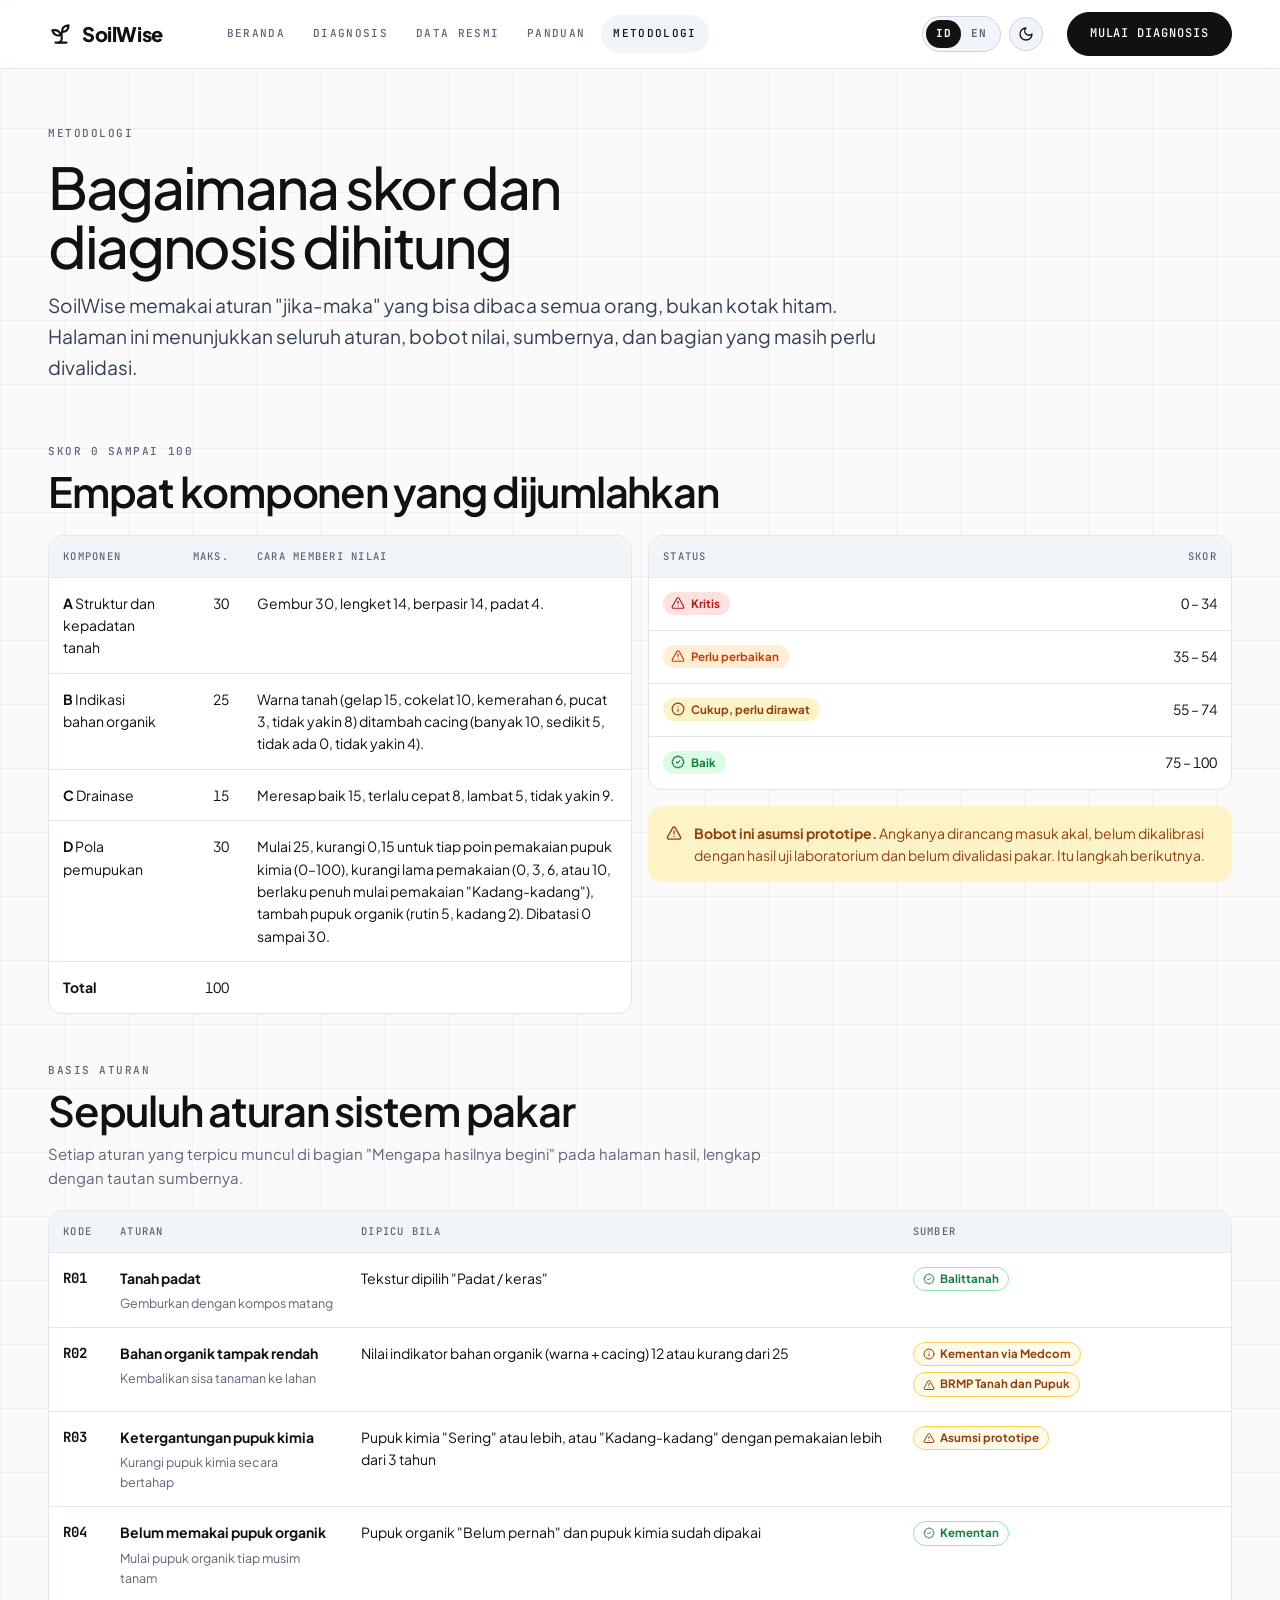
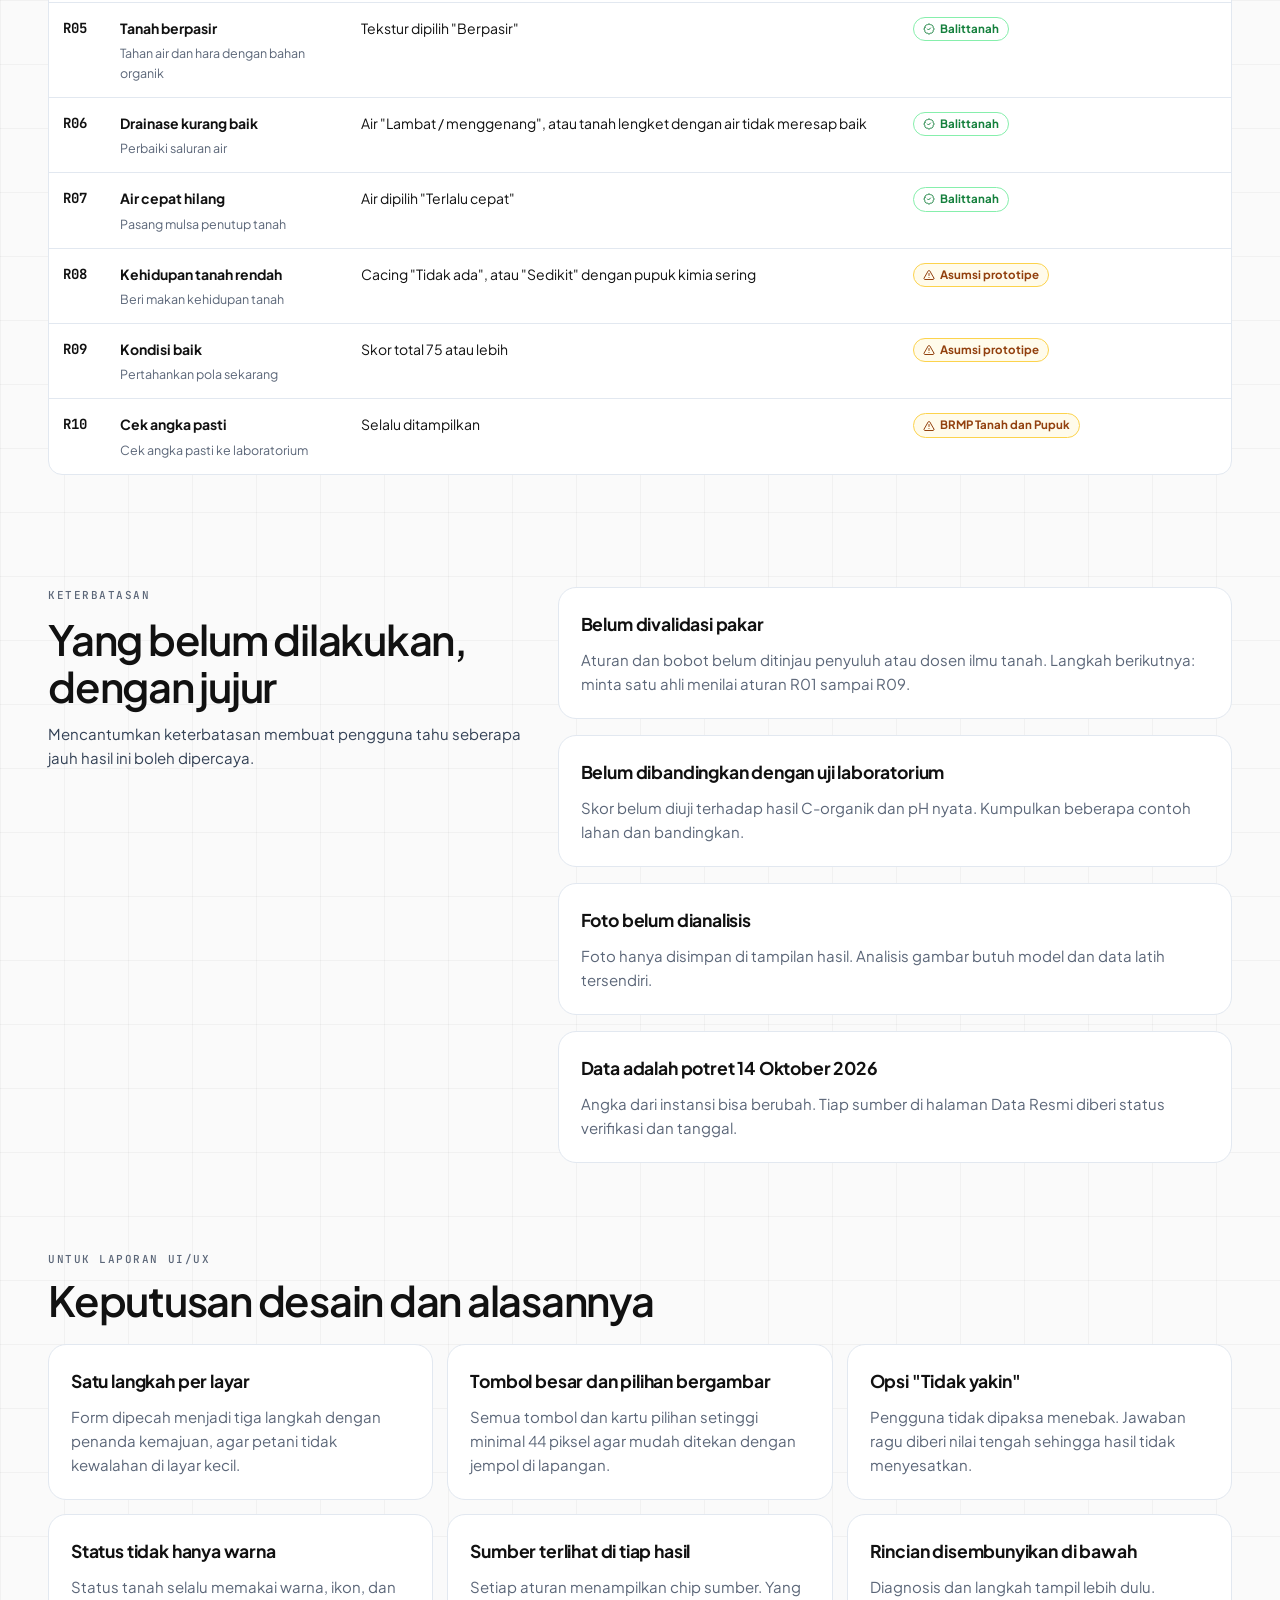
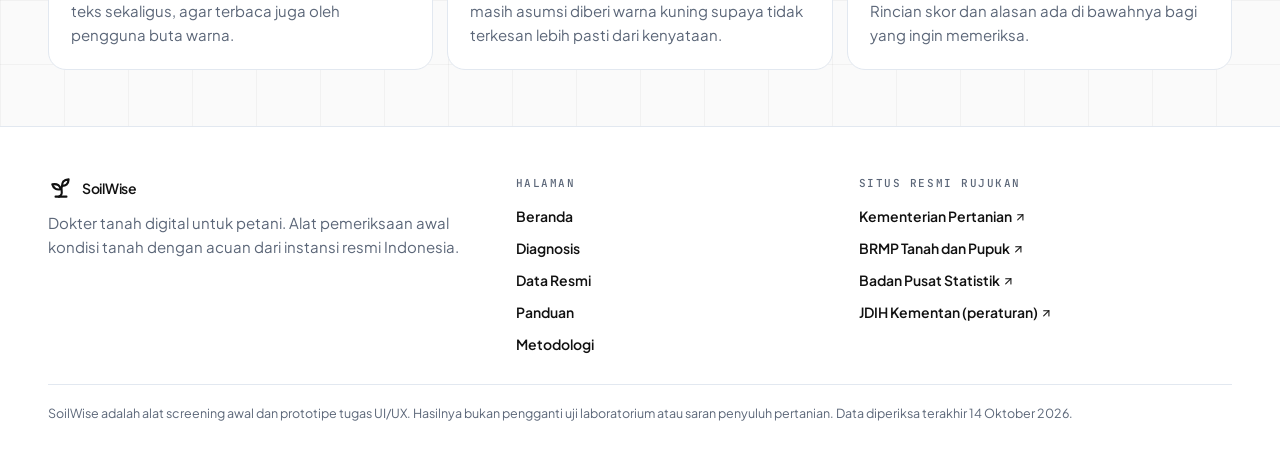
<file: metodologi.html>
<!DOCTYPE html>
<html lang="id">
<head>
<meta charset="UTF-8">
<meta name="viewport" content="width=device-width, initial-scale=1, viewport-fit=cover">
<meta name="claude:viewport-fit-sides" content="cover">
<title>Metodologi · SoilWise</title>
<link rel="preconnect" href="https://fonts.googleapis.com">
<link rel="preconnect" href="https://fonts.gstatic.com" crossorigin>
<link href="https://fonts.googleapis.com/css2?family=JetBrains+Mono:wght@500;700&family=Plus+Jakarta+Sans:wght@400;500;600;700;800&display=swap" rel="stylesheet">
<link rel="stylesheet" href="assets/style.css">
</head>
<body data-page="metodologi">
<div id="site-header"></div>

<main>
  <header class="wrap page-head">
    <span class="eyebrow">Metodologi</span>
    <h1 class="display" style="font-size:clamp(2rem,5vw,3.6rem);max-width:20ch">Bagaimana skor dan diagnosis dihitung</h1>
    <p class="lead">SoilWise memakai aturan "jika-maka" yang bisa dibaca semua orang, bukan kotak hitam. Halaman ini menunjukkan seluruh aturan, bobot nilai, sumbernya, dan bagian yang masih perlu divalidasi.</p>
  </header>

  <section class="wrap" id="bobot" aria-labelledby="b-t" style="padding-block:24px">
    <div class="stack" style="gap:8px;margin-bottom:20px">
      <span class="eyebrow">Skor 0 sampai 100</span>
      <h2 class="h2" id="b-t">Empat komponen yang dijumlahkan</h2>
    </div>
    <div class="cards-2">
      <div class="tbl-wrap"><table class="tbl" style="min-width:0">
        <caption class="sr">Komponen skor</caption>
        <thead><tr><th>Komponen</th><th class="n">Maks.</th><th>Cara memberi nilai</th></tr></thead><tbody id="tW"></tbody></table></div>
      <div class="stack">
        <div class="tbl-wrap"><table class="tbl" style="min-width:0">
          <caption class="sr">Batas status</caption>
          <thead><tr><th>Status</th><th class="n">Skor</th></tr></thead><tbody id="tB"></tbody></table></div>
        <div class="callout"><i data-ic="alert"></i><span><b>Bobot ini asumsi prototipe.</b> Angkanya dirancang masuk akal, belum dikalibrasi dengan hasil uji laboratorium dan belum divalidasi pakar. Itu langkah berikutnya.</span></div>
      </div>
    </div>
  </section>

  <section class="wrap" id="aturan" aria-labelledby="a-t" style="padding-block:24px">
    <div class="stack" style="gap:8px;margin-bottom:20px">
      <span class="eyebrow">Basis aturan</span>
      <h2 class="h2" id="a-t">Sepuluh aturan sistem pakar</h2>
      <p class="muted" style="max-width:70ch">Setiap aturan yang terpicu muncul di bagian "Mengapa hasilnya begini" pada halaman hasil, lengkap dengan tautan sumbernya.</p>
    </div>
    <div class="tbl-wrap"><table class="tbl">
      <caption class="sr">Daftar aturan sistem pakar</caption>
      <thead><tr><th>Kode</th><th>Aturan</th><th>Dipicu bila</th><th>Sumber</th></tr></thead><tbody id="tR"></tbody></table></div>
  </section>

  <section class="wrap section" aria-labelledby="l-t">
    <div class="two-col">
      <div class="stack" style="gap:12px">
        <span class="eyebrow">Keterbatasan</span>
        <h2 class="h2" id="l-t">Yang belum dilakukan, dengan jujur</h2>
        <p class="prose">Mencantumkan keterbatasan membuat pengguna tahu seberapa jauh hasil ini boleh dipercaya.</p>
      </div>
      <div class="stack">
        <div class="g-card"><h3 class="h3">Belum divalidasi pakar</h3><p class="muted">Aturan dan bobot belum ditinjau penyuluh atau dosen ilmu tanah. Langkah berikutnya: minta satu ahli menilai aturan R01 sampai R09.</p></div>
        <div class="g-card"><h3 class="h3">Belum dibandingkan dengan uji laboratorium</h3><p class="muted">Skor belum diuji terhadap hasil C-organik dan pH nyata. Kumpulkan beberapa contoh lahan dan bandingkan.</p></div>
        <div class="g-card"><h3 class="h3">Foto belum dianalisis</h3><p class="muted">Foto hanya disimpan di tampilan hasil. Analisis gambar butuh model dan data latih tersendiri.</p></div>
        <div class="g-card"><h3 class="h3">Data adalah potret 14 Oktober 2026</h3><p class="muted">Angka dari instansi bisa berubah. Tiap sumber di halaman Data Resmi diberi status verifikasi dan tanggal.</p></div>
      </div>
    </div>
  </section>

  <section class="wrap" aria-labelledby="d-t" style="padding-bottom:32px">
    <div class="stack" style="gap:8px;margin-bottom:20px">
      <span class="eyebrow">Untuk laporan UI/UX</span>
      <h2 class="h2" id="d-t">Keputusan desain dan alasannya</h2>
    </div>
    <div class="guide">
      <div class="g-card"><h3 class="h3">Satu langkah per layar</h3><p class="muted">Form dipecah menjadi tiga langkah dengan penanda kemajuan, agar petani tidak kewalahan di layar kecil.</p></div>
      <div class="g-card"><h3 class="h3">Tombol besar dan pilihan bergambar</h3><p class="muted">Semua tombol dan kartu pilihan setinggi minimal 44 piksel agar mudah ditekan dengan jempol di lapangan.</p></div>
      <div class="g-card"><h3 class="h3">Opsi "Tidak yakin"</h3><p class="muted">Pengguna tidak dipaksa menebak. Jawaban ragu diberi nilai tengah sehingga hasil tidak menyesatkan.</p></div>
      <div class="g-card"><h3 class="h3">Status tidak hanya warna</h3><p class="muted">Status tanah selalu memakai warna, ikon, dan teks sekaligus, agar terbaca juga oleh pengguna buta warna.</p></div>
      <div class="g-card"><h3 class="h3">Sumber terlihat di tiap hasil</h3><p class="muted">Setiap aturan menampilkan chip sumber. Yang masih asumsi diberi warna kuning supaya tidak terkesan lebih pasti dari kenyataan.</p></div>
      <div class="g-card"><h3 class="h3">Rincian disembunyikan di bawah</h3><p class="muted">Diagnosis dan langkah tampil lebih dulu. Rincian skor dan alasan ada di bawahnya bagi yang ingin memeriksa.</p></div>
    </div>
  </section>
</main>

<div id="site-footer"></div>

<script src="assets/icons.js"></script>
<script src="assets/data.js"></script>
<script src="assets/engine.js"></script>
<script src="assets/shared.js"></script>
<script>
(function () {
  var E = window.SoilEngine, U = window.SWUI;
  document.getElementById('tW').innerHTML = E.WEIGHTS.map(function (w) {
    return '<tr><td><b>' + w.key + '</b> ' + w.name + '</td><td class="n">' + w.max + '</td><td>' + w.how + '</td></tr>';
  }).join('') + '<tr><td><b>Total</b></td><td class="n">100</td><td></td></tr>';
  document.getElementById('tB').innerHTML = E.BANDS.map(function (b) {
    var hi = Math.min(b.max, 101) - 1;
    return '<tr><td><span class="badge ' + b.badge + '"><i data-ic="' + b.icon + '"></i>' + b.label + '</span></td><td class="n">' + b.min + ' – ' + (b.max > 100 ? 100 : hi) + '</td></tr>';
  }).join('');
  document.getElementById('tR').innerHTML = E.RULES.map(function (r) {
    return '<tr><td class="mono"><b>' + r.id + '</b></td><td><b>' + r.name + '</b><span class="note">' + U.esc(r.act.title) + '</span></td><td>' + r.cond + '</td><td><div style="display:flex;flex-wrap:wrap;gap:6px">' + r.srcs.map(U.chip).join('') + '</div></td></tr>';
  }).join('');
  window.SWIcons.paint();
})();
</script>
</body>
</html>
</file>
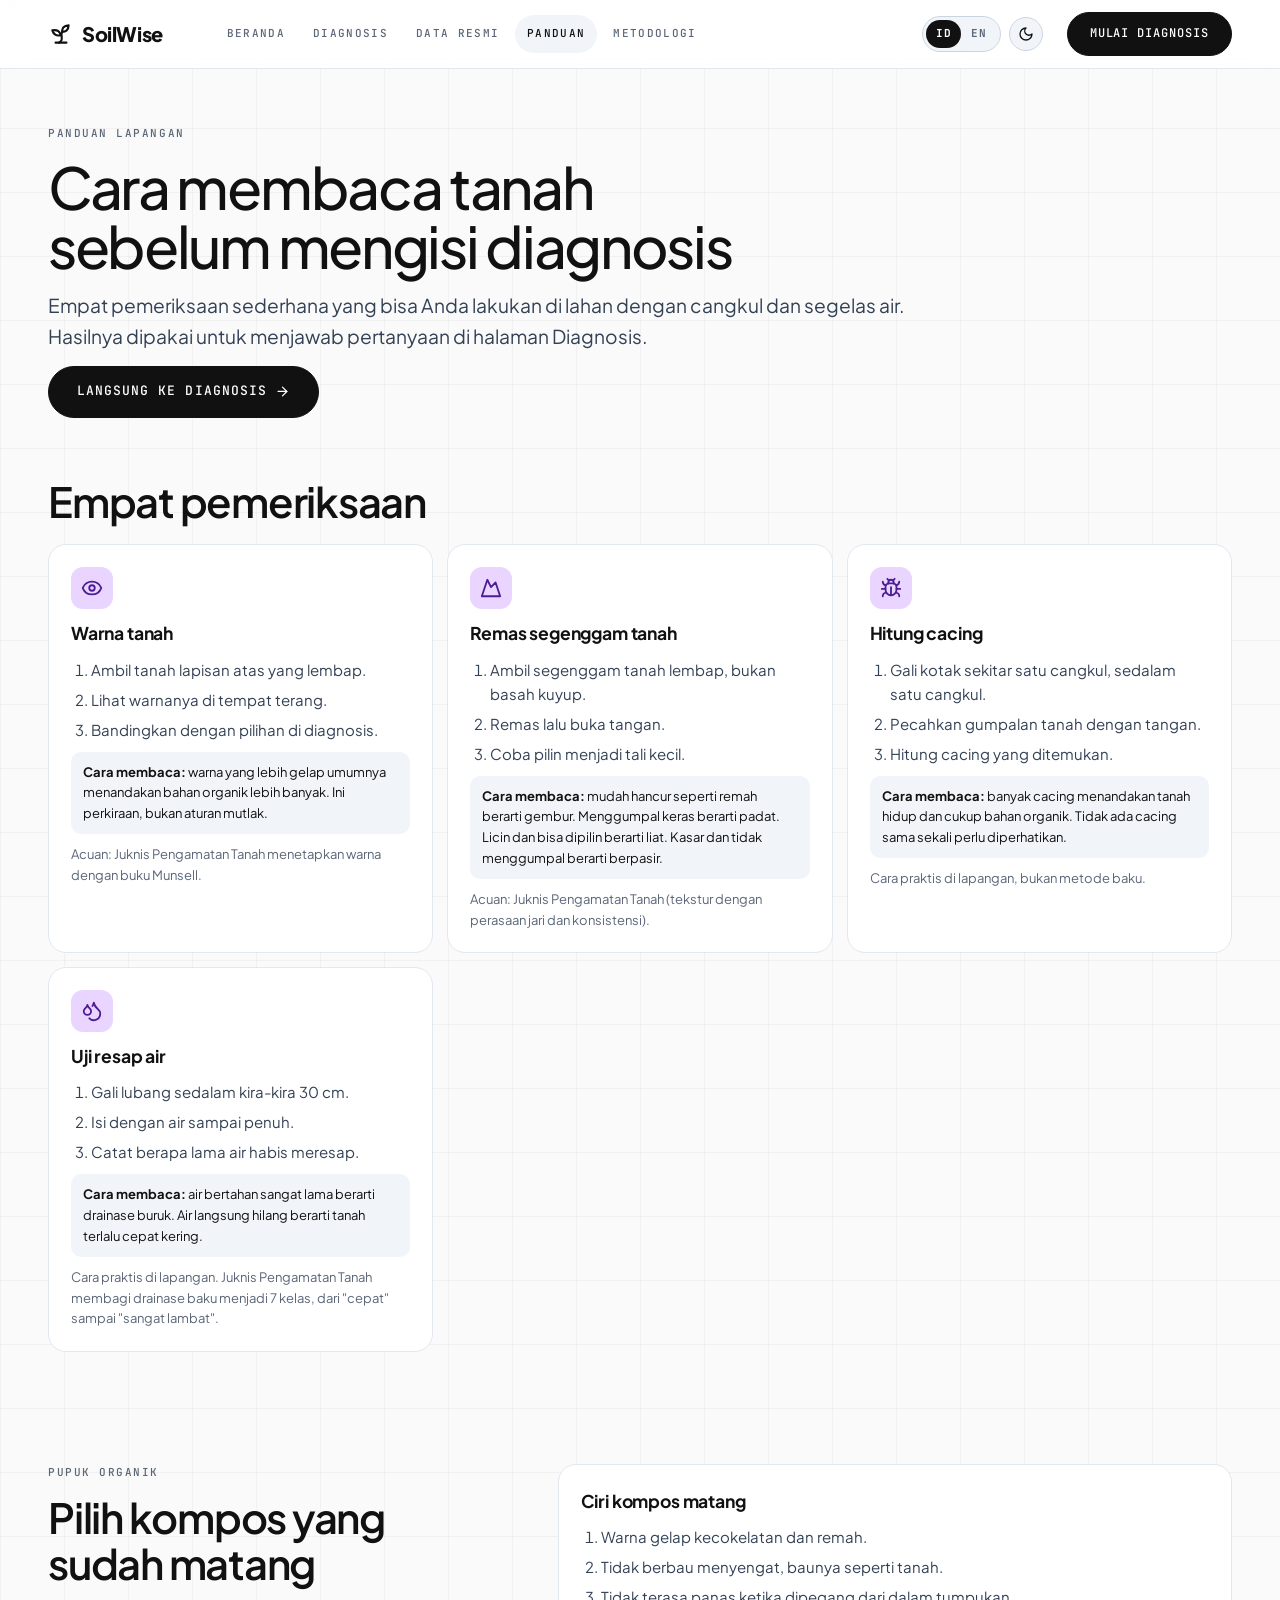
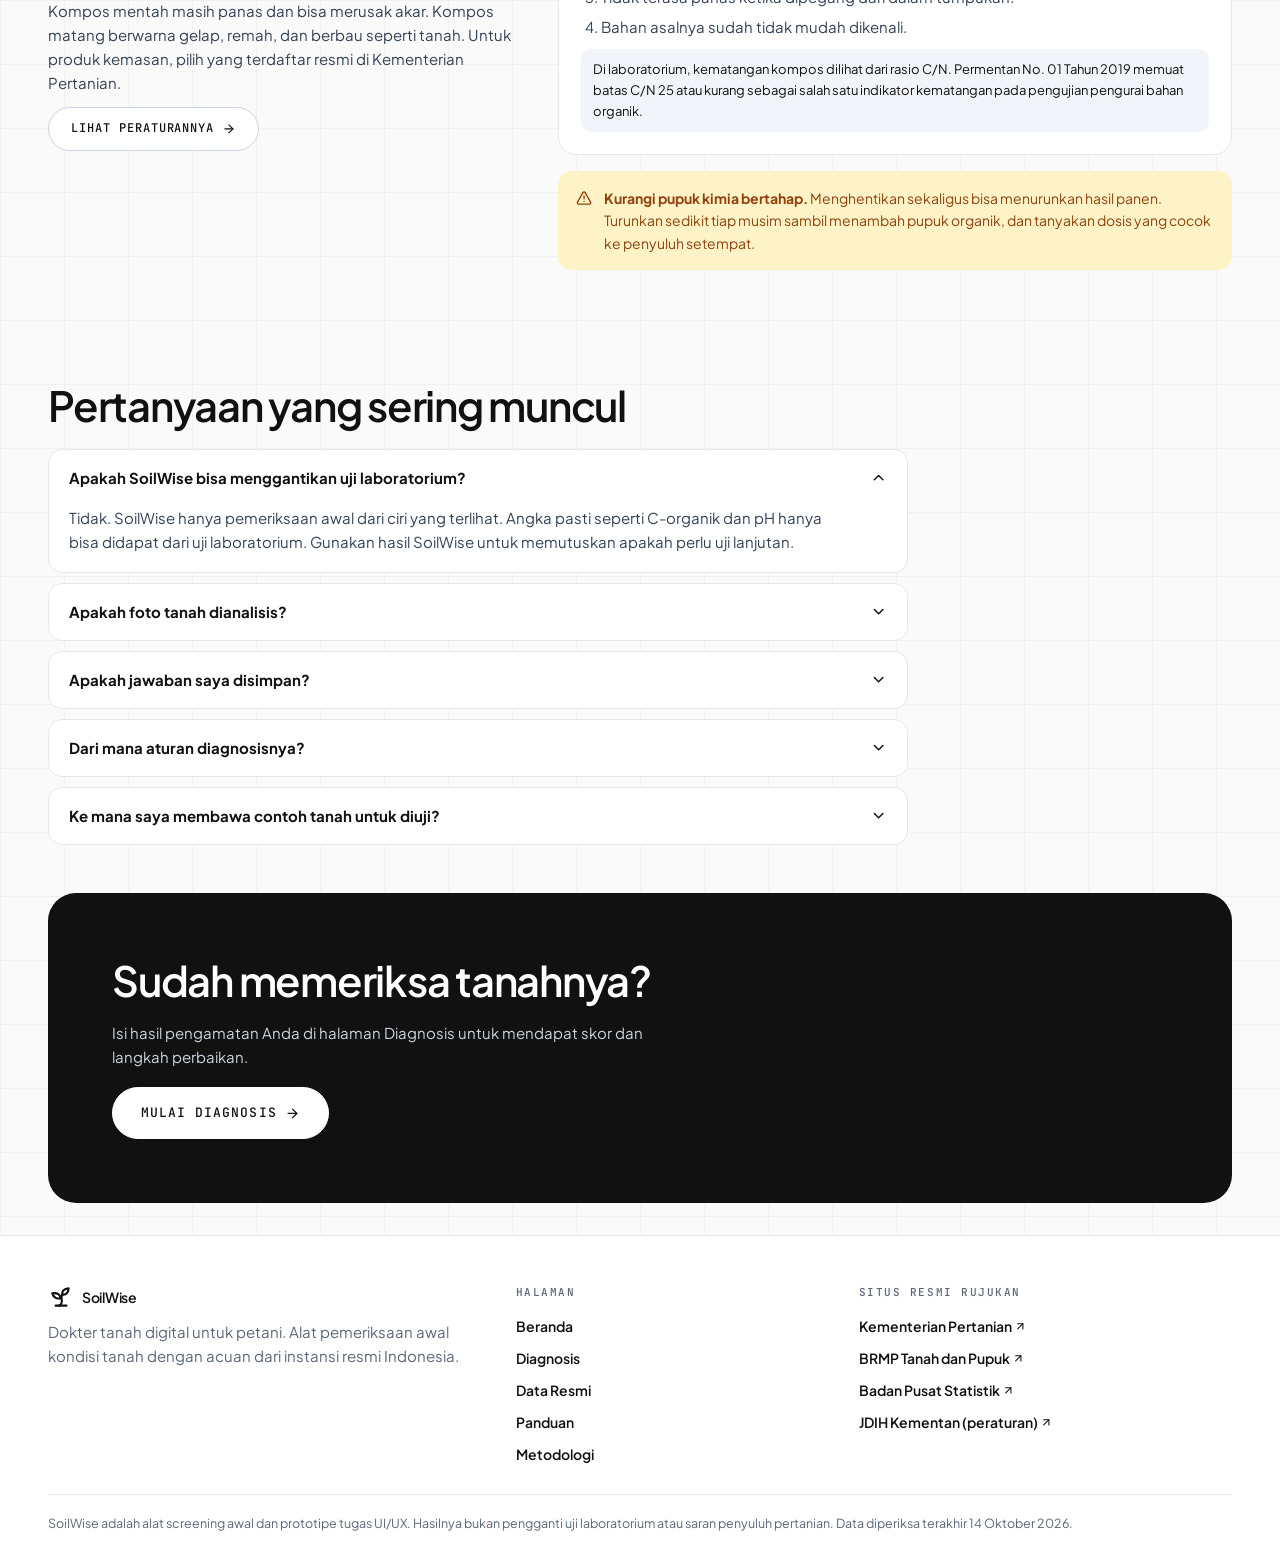
<file: panduan.html>
<!DOCTYPE html>
<html lang="id">
<head>
<meta charset="UTF-8">
<meta name="viewport" content="width=device-width, initial-scale=1, viewport-fit=cover">
<meta name="claude:viewport-fit-sides" content="cover">
<title>Panduan Lapangan · SoilWise</title>
<link rel="preconnect" href="https://fonts.googleapis.com">
<link rel="preconnect" href="https://fonts.gstatic.com" crossorigin>
<link href="https://fonts.googleapis.com/css2?family=JetBrains+Mono:wght@500;700&family=Plus+Jakarta+Sans:wght@400;500;600;700;800&display=swap" rel="stylesheet">
<link rel="stylesheet" href="assets/style.css">
</head>
<body data-page="panduan">
<div id="site-header"></div>

<main>
  <header class="wrap page-head">
    <span class="eyebrow">Panduan lapangan</span>
    <h1 class="display" style="font-size:clamp(2rem,5vw,3.6rem);max-width:20ch">Cara membaca tanah sebelum mengisi diagnosis</h1>
    <p class="lead">Empat pemeriksaan sederhana yang bisa Anda lakukan di lahan dengan cangkul dan segelas air. Hasilnya dipakai untuk menjawab pertanyaan di halaman Diagnosis.</p>
    <div class="btn-row"><a class="btn btn-dark btn-lg" href="diagnosis.html">Langsung ke diagnosis <i data-ic="arrowRight"></i></a></div>
  </header>

  <section class="wrap" style="padding-block:24px" aria-labelledby="tes-t">
    <h2 class="h2" id="tes-t" style="margin-bottom:20px">Empat pemeriksaan</h2>
    <div class="guide">
      <article class="g-card">
        <span class="ic"><i data-ic="eye"></i></span>
        <h3 class="h3">Warna tanah</h3>
        <ol>
          <li>Ambil tanah lapisan atas yang lembap.</li>
          <li>Lihat warnanya di tempat terang.</li>
          <li>Bandingkan dengan pilihan di diagnosis.</li>
        </ol>
        <p class="res"><b>Cara membaca:</b> warna yang lebih gelap umumnya menandakan bahan organik lebih banyak. Ini perkiraan, bukan aturan mutlak.</p>
        <p class="help">Acuan: Juknis Pengamatan Tanah menetapkan warna dengan buku Munsell.</p>
      </article>
      <article class="g-card">
        <span class="ic"><i data-ic="mountain"></i></span>
        <h3 class="h3">Remas segenggam tanah</h3>
        <ol>
          <li>Ambil segenggam tanah lembap, bukan basah kuyup.</li>
          <li>Remas lalu buka tangan.</li>
          <li>Coba pilin menjadi tali kecil.</li>
        </ol>
        <p class="res"><b>Cara membaca:</b> mudah hancur seperti remah berarti gembur. Menggumpal keras berarti padat. Licin dan bisa dipilin berarti liat. Kasar dan tidak menggumpal berarti berpasir.</p>
        <p class="help">Acuan: Juknis Pengamatan Tanah (tekstur dengan perasaan jari dan konsistensi).</p>
      </article>
      <article class="g-card">
        <span class="ic"><i data-ic="bug"></i></span>
        <h3 class="h3">Hitung cacing</h3>
        <ol>
          <li>Gali kotak sekitar satu cangkul, sedalam satu cangkul.</li>
          <li>Pecahkan gumpalan tanah dengan tangan.</li>
          <li>Hitung cacing yang ditemukan.</li>
        </ol>
        <p class="res"><b>Cara membaca:</b> banyak cacing menandakan tanah hidup dan cukup bahan organik. Tidak ada cacing sama sekali perlu diperhatikan.</p>
        <p class="help">Cara praktis di lapangan, bukan metode baku.</p>
      </article>
      <article class="g-card">
        <span class="ic"><i data-ic="droplets"></i></span>
        <h3 class="h3">Uji resap air</h3>
        <ol>
          <li>Gali lubang sedalam kira-kira 30 cm.</li>
          <li>Isi dengan air sampai penuh.</li>
          <li>Catat berapa lama air habis meresap.</li>
        </ol>
        <p class="res"><b>Cara membaca:</b> air bertahan sangat lama berarti drainase buruk. Air langsung hilang berarti tanah terlalu cepat kering.</p>
        <p class="help">Cara praktis di lapangan. Juknis Pengamatan Tanah membagi drainase baku menjadi 7 kelas, dari "cepat" sampai "sangat lambat".</p>
      </article>
    </div>
  </section>

  <section class="wrap section" aria-labelledby="komp-t">
    <div class="two-col">
      <div class="stack" style="gap:12px">
        <span class="eyebrow">Pupuk organik</span>
        <h2 class="h2" id="komp-t">Pilih kompos yang sudah matang</h2>
        <p class="prose">Kompos mentah masih panas dan bisa merusak akar. Kompos matang berwarna gelap, remah, dan berbau seperti tanah. Untuk produk kemasan, pilih yang terdaftar resmi di Kementerian Pertanian.</p>
        <div class="btn-row"><a class="btn" href="data.html#sumber">Lihat peraturannya <i data-ic="arrowRight"></i></a></div>
      </div>
      <div class="stack">
        <div class="g-card"><h3 class="h3">Ciri kompos matang</h3>
          <ol><li>Warna gelap kecokelatan dan remah.</li><li>Tidak berbau menyengat, baunya seperti tanah.</li><li>Tidak terasa panas ketika dipegang dari dalam tumpukan.</li><li>Bahan asalnya sudah tidak mudah dikenali.</li></ol>
          <p class="res">Di laboratorium, kematangan kompos dilihat dari rasio C/N. Permentan No. 01 Tahun 2019 memuat batas C/N 25 atau kurang sebagai salah satu indikator kematangan pada pengujian pengurai bahan organik.</p>
        </div>
        <div class="callout"><i data-ic="alert"></i><span><b>Kurangi pupuk kimia bertahap.</b> Menghentikan sekaligus bisa menurunkan hasil panen. Turunkan sedikit tiap musim sambil menambah pupuk organik, dan tanyakan dosis yang cocok ke penyuluh setempat.</span></div>
      </div>
    </div>
  </section>

  <section class="wrap" style="padding-block:24px" aria-labelledby="faq-t">
    <h2 class="h2" id="faq-t" style="margin-bottom:20px">Pertanyaan yang sering muncul</h2>
    <div style="max-width:860px">
      <details class="faq" open><summary>Apakah SoilWise bisa menggantikan uji laboratorium?<i data-ic="chevDown"></i></summary><div class="ans">Tidak. SoilWise hanya pemeriksaan awal dari ciri yang terlihat. Angka pasti seperti C-organik dan pH hanya bisa didapat dari uji laboratorium. Gunakan hasil SoilWise untuk memutuskan apakah perlu uji lanjutan.</div></details>
      <details class="faq"><summary>Apakah foto tanah dianalisis?<i data-ic="chevDown"></i></summary><div class="ans">Belum. Foto saat ini hanya ditampilkan di halaman hasil supaya bisa Anda tunjukkan ke penyuluh. Foto tidak mengubah skor dan tidak dikirim ke mana pun.</div></details>
      <details class="faq"><summary>Apakah jawaban saya disimpan?<i data-ic="chevDown"></i></summary><div class="ans">Tidak. Semua perhitungan berjalan di HP atau komputer Anda. Tidak ada data yang dikirim ke server.</div></details>
      <details class="faq"><summary>Dari mana aturan diagnosisnya?<i data-ic="chevDown"></i></summary><div class="ans">Pertanyaan tentang warna, tekstur, dan drainase mengacu pada Juknis Pengamatan Tanah dari Balai Penelitian Tanah. Alasan menambah bahan organik mengacu pada pernyataan Kementerian Pertanian. Bobot nilainya adalah rancangan prototipe. Rinciannya ada di halaman <a href="metodologi.html">Metodologi</a>.</div></details>
      <details class="faq"><summary>Ke mana saya membawa contoh tanah untuk diuji?<i data-ic="chevDown"></i></summary><div class="ans">Mulai dari penyuluh pertanian di Balai Penyuluhan Pertanian (BPP) atau Dinas Pertanian kabupaten/kota Anda. Mereka bisa menunjukkan laboratorium terdekat. Situs resmi rujukan ada di bagian <a href="data.html#sumber">Data Resmi</a>.</div></details>
    </div>
  </section>

  <section class="wrap" style="padding-block:24px 8px">
    <div class="cta">
      <h2 class="h2" style="max-width:20ch">Sudah memeriksa tanahnya?</h2>
      <p>Isi hasil pengamatan Anda di halaman Diagnosis untuk mendapat skor dan langkah perbaikan.</p>
      <a class="btn btn-dark btn-lg" href="diagnosis.html">Mulai diagnosis <i data-ic="arrowRight"></i></a>
    </div>
  </section>
</main>

<div id="site-footer"></div>

<script src="assets/icons.js"></script>
<script src="assets/shared.js"></script>
</body>
</html>
</file>
<file: assets/style.css>
/* SoilWise — gaya situs. Tampilan terang yang sengaja dipilih (mengikuti referensi Replo):
   kertas grid, panel lavender, tombol pil hitam. Semua warna dari token di :root. */

:root {
  --bg: #fafafa;
  --card: #ffffff;
  --ink: #111111;
  --ink-2: #334155;
  --muted: #5b6678;
  --line: #e2e8f0;
  --line-2: #cbd5e1;
  --soft: #f1f5f9;

  --lav: #e9d5ff;
  --lav-2: #d8b4fe;
  --lav-ink: #4c1d95;
  --pink: #fbcfe8;
  --pink-ink: #831843;

  --good: #15803d;
  --good-bg: #dcfce7;
  --warn: #92400e;
  --warn-bg: #fef3c7;
  --bad: #b91c1c;
  --bad-bg: #fee2e2;
  --orange: #c2410c;
  --orange-bg: #ffedd5;

  --bar-old: #c9b3f5;
  --bar-new: #5b21b6;

  --focus: #6d28d9;
  --font: "Plus Jakarta Sans", system-ui, -apple-system, "Segoe UI", Roboto, sans-serif;
  --mono: "JetBrains Mono", ui-monospace, SFMono-Regular, Menlo, Consolas, monospace;
  --gutter: clamp(16px, 4vw, 48px);
}

*, *::before, *::after { box-sizing: border-box; }
html { color-scheme: light; scroll-behavior: smooth; }
body {
  margin: 0;
  font-family: var(--font);
  font-size: 15px;
  line-height: 1.6;
  color: var(--ink);
  background-color: var(--bg);
  background-image:
    linear-gradient(to right, rgba(0,0,0,.035) 1px, transparent 1px),
    linear-gradient(to bottom, rgba(0,0,0,.035) 1px, transparent 1px);
  background-size: 64px 64px;
  -webkit-font-smoothing: antialiased;
  overflow-x: hidden;
}
img, svg { max-width: 100%; }
a { color: inherit; }
h1, h2, h3, h4, p { margin: 0; }
h1, h2, h3 { text-wrap: balance; }
button, input, select { font: inherit; color: inherit; }
:focus-visible { outline: 3px solid var(--focus); outline-offset: 2px; border-radius: 6px; }
.sr { position: absolute; width: 1px; height: 1px; overflow: hidden; clip: rect(0 0 0 0); white-space: nowrap; opacity: 0; }
i[data-ic] { display: inline-flex; width: 1.15em; height: 1.15em; flex: none; }
i[data-ic] svg { width: 100%; height: 100%; }

.wrap {
  max-width: 1440px;
  margin-inline: auto;
  padding-left: max(var(--gutter), env(safe-area-inset-left, 0px));
  padding-right: max(var(--gutter), env(safe-area-inset-right, 0px));
}
.section { padding-block: clamp(40px, 7vw, 88px); }
.stack { display: flex; flex-direction: column; gap: 16px; }

/* ---------- tipografi ---------- */
.eyebrow {
  font-family: var(--mono);
  font-size: 11px;
  font-weight: 500;
  letter-spacing: .14em;
  text-transform: uppercase;
  color: var(--muted);
}
.display {
  font-size: clamp(2.35rem, 6.4vw, 5rem);
  line-height: 1.04;
  font-weight: 500;
  letter-spacing: -.04em;
}
.h2 { font-size: clamp(1.6rem, 3.4vw, 2.6rem); line-height: 1.12; font-weight: 600; letter-spacing: -.03em; }
.h3 { font-size: 1.1rem; font-weight: 700; letter-spacing: -.01em; }
.lead { font-size: clamp(1rem, 1.6vw, 1.2rem); color: var(--ink-2); max-width: 62ch; }
.muted { color: var(--muted); }
.mono { font-family: var(--mono); font-variant-numeric: tabular-nums; }
.num { font-variant-numeric: tabular-nums; }
.prose { max-width: 68ch; color: var(--ink-2); }
.prose p + p { margin-top: 12px; }

/* ---------- tombol & chip ---------- */
.btn {
  display: inline-flex; align-items: center; justify-content: center; gap: 8px;
  min-height: 44px; padding: 10px 22px;
  border-radius: 999px; border: 1px solid var(--line-2);
  font-family: var(--mono); font-size: 12px; font-weight: 500; letter-spacing: .08em; text-transform: uppercase;
  text-decoration: none; cursor: pointer; background: var(--card); color: var(--ink);
  transition: background .15s, transform .15s, border-color .15s;
}
.btn:hover { background: var(--soft); }
.btn:active { transform: translateY(1px); }
.btn-dark { background: var(--ink); color: #fff; border-color: var(--ink); }
.btn-dark:hover { background: #000; }
.btn-lg { min-height: 52px; padding-inline: 28px; font-size: 13px; }
.btn[disabled] { opacity: .45; cursor: not-allowed; }
.btn-row { display: flex; flex-wrap: wrap; gap: 10px; }

.pills { display: flex; flex-wrap: wrap; gap: 8px; }
.pill {
  display: inline-flex; align-items: center; gap: 6px; min-height: 40px; padding: 8px 18px;
  border-radius: 999px; border: 1px solid var(--line); background: var(--card);
  font-size: 13px; font-weight: 600; text-decoration: none; cursor: pointer;
  box-shadow: 0 1px 2px rgba(15,23,42,.05);
}
.pill:hover { border-color: var(--line-2); }
.pill[aria-pressed="true"], .pill.is-on { background: var(--ink); color: #fff; border-color: var(--ink); }

.badge {
  display: inline-flex; align-items: center; gap: 6px; padding: 3px 10px 3px 8px;
  border-radius: 999px; font-size: 11.5px; font-weight: 700; line-height: 1.5; white-space: nowrap;
}
.badge i[data-ic] { width: 14px; height: 14px; }
.badge-good { background: var(--good-bg); color: var(--good); }
.badge-warn { background: var(--warn-bg); color: var(--warn); }
.badge-bad { background: var(--bad-bg); color: var(--bad); }
.badge-orange { background: var(--orange-bg); color: var(--orange); }
.badge-soft { background: var(--soft); color: var(--ink-2); }

/* ---------- navigasi ---------- */
.nav {
  position: sticky; top: env(safe-area-inset-top, 0px); z-index: 50;
  background: rgba(255,255,255,.86); backdrop-filter: blur(12px); -webkit-backdrop-filter: blur(12px);
  border-bottom: 1px solid var(--line);
}
.nav-in { display: flex; align-items: center; justify-content: space-between; gap: 24px; height: 68px; }
.brand { display: inline-flex; align-items: center; gap: 8px; font-weight: 800; font-size: 20px; letter-spacing: -.02em; text-decoration: none; }
.brand i[data-ic] { width: 26px; height: 26px; }
.nav-links { display: none; align-items: center; gap: 4px; margin-right: auto; margin-left: 28px; }
.nav-links a {
  font-family: var(--mono); font-size: 11px; font-weight: 500; letter-spacing: .12em; text-transform: uppercase;
  color: var(--muted); text-decoration: none; padding: 10px 12px; border-radius: 999px;
}
.nav-links a:hover { color: var(--ink); background: var(--soft); }
.nav-links a[aria-current="page"] { color: var(--ink); background: var(--soft); }
.nav-cta { display: none; }
.nav-burger { display: inline-flex; width: 44px; height: 44px; align-items: center; justify-content: center; border-radius: 12px; border: 1px solid var(--line); background: var(--card); cursor: pointer; }
.nav-burger i[data-ic] { width: 22px; height: 22px; }
.mnav { border-top: 1px solid var(--line); background: var(--card); padding: 12px max(var(--gutter), env(safe-area-inset-left, 0px)) 20px; }
.mnav a.m-link {
  display: flex; align-items: center; justify-content: space-between; min-height: 52px;
  font-weight: 700; font-size: 17px; text-decoration: none; border-bottom: 1px solid var(--line);
}
.mnav a[aria-current="page"] { color: var(--lav-ink); }
.mnav .btn { margin-top: 16px; width: 100%; }
@media (min-width: 980px) {
  .nav-links, .nav-cta { display: flex; }
  .nav-burger, .mnav { display: none !important; }
}

/* ---------- panggung lavender (gaya Replo) ---------- */
.stage {
  background: var(--lav); border: 1px solid rgba(167,139,250,.35);
  border-radius: 28px; padding: clamp(10px, 2vw, 24px);
  box-shadow: 0 24px 60px -24px rgba(76,29,149,.35);
}
.stage-grid { display: grid; gap: clamp(10px, 1.6vw, 20px); grid-template-columns: minmax(0, 1fr); align-items: start; }
@media (min-width: 900px) { .stage-grid.two { grid-template-columns: minmax(0, 1fr) 380px; } }
@media (min-width: 900px) { .stage-grid.three { grid-template-columns: minmax(0, 1fr) 380px; } }
@media (min-width: 1180px) { .stage-grid.three { grid-template-columns: 230px minmax(0, 1fr) 390px; } }
.stage-grid.fill { align-items: stretch; }
.stage-grid.three > .rail { display: none; }
@media (min-width: 1180px) { .stage-grid.three > .rail { display: flex; } }

.panel { background: var(--card); border: 1px solid rgba(226,232,240,.7); border-radius: 18px; box-shadow: 0 1px 2px rgba(15,23,42,.05); min-width: 0; }
.panel-h { display: flex; align-items: center; justify-content: space-between; gap: 12px; padding: 14px 18px; border-bottom: 1px solid var(--line); }
.panel-b { padding: clamp(16px, 2.4vw, 24px); }
.sticky-col { position: sticky; top: calc(84px + env(safe-area-inset-top, 0px)); }
@media (max-width: 899px) { .sticky-col { position: static; } }

.rail { padding: 18px; display: flex; flex-direction: column; gap: 6px; }
.rail-item { display: flex; align-items: center; gap: 12px; padding: 12px; border-radius: 12px; border: 1px solid transparent; font-weight: 700; font-size: 14px; color: var(--muted); }
.rail-item .dot { width: 28px; height: 28px; border-radius: 50%; display: grid; place-items: center; font-family: var(--mono); font-size: 12px; background: var(--soft); color: var(--muted); flex: none; }
.rail-item.is-on { background: var(--soft); border-color: var(--line); color: var(--ink); }
.rail-item.is-on .dot { background: var(--ink); color: #fff; }
.rail-item.is-done .dot { background: var(--good); color: #fff; }
.rail-item.is-done { color: var(--ink-2); }

.steps-h { display: flex; gap: 6px; align-items: center; }
.steps-h span { height: 5px; flex: 1; border-radius: 4px; background: var(--line); }
.steps-h span.on { background: var(--ink); }

/* ---------- form ---------- */
.field { display: flex; flex-direction: column; gap: 10px; margin-bottom: 26px; }
.field > legend, .field > .lbl { padding: 0; font-family: var(--mono); font-size: 11px; letter-spacing: .12em; text-transform: uppercase; font-weight: 500; color: var(--ink-2); display: flex; justify-content: space-between; gap: 10px; align-items: baseline; }
fieldset.field { border: 0; margin: 0 0 26px; padding: 0; min-width: 0; }
.help { font-size: 13px; color: var(--muted); }
.err { display: none; color: var(--bad); font-size: 13px; font-weight: 600; }
.field.has-err .err { display: flex; gap: 6px; align-items: center; }
.field.has-err .opts { outline: 2px solid var(--bad); outline-offset: 4px; border-radius: 14px; }

.opts { display: grid; gap: 10px; grid-template-columns: repeat(2, minmax(0, 1fr)); }
.opts.c3 { grid-template-columns: repeat(3, minmax(0, 1fr)); }
.opts.c1 { grid-template-columns: minmax(0, 1fr); }
@media (max-width: 380px) { .opts.c3 { grid-template-columns: repeat(2, minmax(0, 1fr)); } }
.opt { position: relative; display: block; cursor: pointer; }
.opt-body {
  display: flex; flex-direction: column; align-items: flex-start; gap: 4px; height: 100%;
  padding: 14px; min-height: 64px; border-radius: 14px; background: var(--card); border: 1.5px solid var(--line-2);
  transition: border-color .15s, background .15s, box-shadow .15s;
}
.opt:hover .opt-body { border-color: var(--ink-2); }
.opt input:checked + .opt-body { border-color: var(--ink); background: #f8f5ff; box-shadow: 0 0 0 1px var(--ink) inset; }
.opt input:focus-visible + .opt-body { outline: 3px solid var(--focus); outline-offset: 2px; }
.opt-t { font-weight: 700; font-size: 14.5px; line-height: 1.3; display: flex; align-items: center; gap: 8px; }
.opt-d { font-size: 12.5px; color: var(--muted); line-height: 1.4; }
.opt-check { position: absolute; top: 10px; right: 10px; width: 18px; height: 18px; border-radius: 50%; border: 1.5px solid var(--line-2); display: grid; place-items: center; color: #fff; }
.opt-check i[data-ic] { width: 12px; height: 12px; opacity: 0; }
.opt input:checked ~ .opt-check { background: var(--ink); border-color: var(--ink); }
.opt input:checked ~ .opt-check i[data-ic] { opacity: 1; }
.opt.tall .opt-body { padding-right: 38px; }
.sw { width: 22px; height: 22px; border-radius: 50%; border: 1px solid rgba(0,0,0,.18); flex: none; }

select.select {
  width: 100%; min-height: 52px; padding: 12px 16px; border-radius: 14px; border: 1.5px solid var(--line-2); background: var(--card);
  font-weight: 600; font-size: 15px; appearance: none;
  background-image: url("data:image/svg+xml,%3Csvg xmlns='http://www.w3.org/2000/svg' width='16' height='16' viewBox='0 0 24 24' fill='none' stroke='%23334155' stroke-width='2.5' stroke-linecap='round' stroke-linejoin='round'%3E%3Cpath d='m6 9 6 6 6-6'/%3E%3C/svg%3E");
  background-repeat: no-repeat; background-position: right 16px center;
}
select.select:focus-visible { outline: 3px solid var(--focus); outline-offset: 2px; }

.range-wrap { padding: 16px 18px; border-radius: 14px; background: var(--card); border: 1.5px solid var(--line-2); }
input[type="range"] { width: 100%; height: 28px; accent-color: var(--ink); cursor: pointer; margin: 0; }
.range-ticks { display: flex; justify-content: space-between; font-size: 11.5px; color: var(--muted); margin-top: 4px; }
.range-val { font-weight: 800; font-size: 14px; background: var(--card); border: 1px solid var(--line-2); border-radius: 8px; padding: 2px 10px; text-transform: none; letter-spacing: 0; font-family: var(--font); }

.upload {
  display: flex; flex-direction: column; align-items: center; justify-content: center; gap: 8px; text-align: center;
  min-height: 170px; padding: 24px; border-radius: 16px; border: 2px dashed var(--line-2); background: var(--card); cursor: pointer;
  transition: background .15s, border-color .15s;
}
.upload:hover, .upload.drag { background: var(--soft); border-color: var(--ink-2); }
.upload i[data-ic] { width: 34px; height: 34px; color: var(--muted); }
.upload.has-img { padding: 10px; border-style: solid; border-color: var(--good); }
.upload img { width: 100%; max-height: 260px; object-fit: cover; border-radius: 10px; }
.upload-meta { font-size: 13px; color: var(--ink-2); font-weight: 600; word-break: break-all; }

.form-nav { display: flex; gap: 10px; justify-content: space-between; margin-top: 8px; flex-wrap: wrap; }
.form-nav .btn { flex: 1 1 140px; }

/* ---------- hasil ---------- */
.res-empty { display: flex; flex-direction: column; align-items: center; text-align: center; gap: 10px; padding: 48px 24px; color: var(--muted); }
.res-empty .ico { width: 64px; height: 64px; display: grid; place-items: center; border-radius: 50%; background: var(--soft); border: 1px solid var(--line); }
.res-empty .ico i[data-ic] { width: 28px; height: 28px; color: var(--line-2); }
.gauge-box { padding: 22px 18px 18px; text-align: center; background: linear-gradient(#f8fafc, #fff); border-bottom: 1px solid var(--line); }
.gauge { width: min(260px, 100%); height: auto; display: block; margin: 0 auto; overflow: visible; }
.gauge .needle { transform-origin: 120px 120px; transform: rotate(-90deg); transition: transform 1.4s cubic-bezier(.34, 1.4, .64, 1); }
.gauge-num { font-size: 44px; font-weight: 800; letter-spacing: -.04em; line-height: 1; margin-top: -4px; }
.gauge-num small { font-size: 14px; font-weight: 700; color: var(--muted); letter-spacing: 0; }
.gauge-cap { font-size: 12px; color: var(--muted); margin-top: 2px; }
.band-badge { margin-top: 12px; font-size: 13px; padding: 6px 14px 6px 10px; }
.diag { padding: 20px 20px 4px; }
.diag h3 { font-size: 1.35rem; line-height: 1.2; letter-spacing: -.02em; font-weight: 800; }
.diag p { margin-top: 8px; font-size: 1.05rem; font-weight: 600; color: var(--ink-2); }
.sec-t { font-family: var(--mono); font-size: 10.5px; letter-spacing: .14em; text-transform: uppercase; color: var(--muted); margin: 20px 0 10px; }
.res-body { padding: 0 20px 20px; }
.acts { display: flex; flex-direction: column; gap: 10px; padding: 0; margin: 0; list-style: none; }
.act { display: flex; gap: 12px; align-items: flex-start; padding: 12px; border-radius: 12px; border: 1px solid; }
.act .ic { width: 30px; height: 30px; border-radius: 50%; display: grid; place-items: center; flex: none; }
.act .ic i[data-ic] { width: 16px; height: 16px; }
.act b { display: block; font-size: 14px; line-height: 1.35; }
.act span.d { display: block; font-size: 12.5px; color: var(--ink-2); margin-top: 2px; line-height: 1.45; }
.act-kurangi { background: #fef2f2; border-color: #fecaca; } .act-kurangi .ic { background: var(--bad-bg); color: var(--bad); }
.act-tambah { background: #f0fdf4; border-color: #bbf7d0; } .act-tambah .ic { background: var(--good-bg); color: var(--good); }
.act-perbaiki { background: #fff7ed; border-color: #fed7aa; } .act-perbaiki .ic { background: var(--orange-bg); color: var(--orange); }
.act-pantau { background: #f8fafc; border-color: var(--line); } .act-pantau .ic { background: var(--soft); color: var(--ink-2); }
.act-pertahankan { background: #f0fdf4; border-color: #bbf7d0; } .act-pertahankan .ic { background: var(--good-bg); color: var(--good); }
.why { display: flex; flex-direction: column; gap: 8px; }
.why-i { font-size: 13px; padding: 10px 12px; border-radius: 10px; background: var(--soft); }
.why-i b { font-family: var(--mono); font-size: 11px; letter-spacing: .06em; margin-right: 6px; }
.why-i .srcs { display: flex; flex-wrap: wrap; gap: 6px; margin-top: 6px; }
.src-chip { display: inline-flex; align-items: center; gap: 5px; font-size: 11.5px; font-weight: 700; padding: 2px 9px; border-radius: 999px; text-decoration: none; background: #fff; border: 1px solid var(--line-2); color: var(--ink-2); }
.src-chip:hover { border-color: var(--ink); color: var(--ink); }
.src-chip.ok { border-color: #86efac; color: var(--good); }
.src-chip.asm { border-color: #fcd34d; color: var(--warn); background: #fffbeb; }
.src-chip i[data-ic] { width: 12px; height: 12px; }
.parts { display: grid; gap: 8px; }
.part { display: grid; grid-template-columns: 1fr auto; gap: 4px 10px; font-size: 13px; align-items: center; }
.part .bar { grid-column: 1 / -1; height: 6px; border-radius: 4px; background: var(--soft); overflow: hidden; }
.part .bar i { display: block; height: 100%; border-radius: 4px; background: var(--ink); }
.photo-th { width: 100%; max-height: 150px; object-fit: cover; border-radius: 12px; border: 1px solid var(--line); }
.disclaim { font-size: 12.5px; color: var(--muted); padding: 12px 14px; border-radius: 12px; background: var(--warn-bg); color: var(--warn); display: flex; gap: 8px; align-items: flex-start; }
.disclaim i[data-ic] { margin-top: 2px; }
.loading { display: none; }
.is-loading .loading { display: inline-flex; }
.is-loading .idle { display: none; }
@keyframes spin { to { transform: rotate(360deg); } }
.spin { animation: spin 1s linear infinite; }

/* ---------- kartu pastel ---------- */
.cards-2 { display: grid; gap: 16px; grid-template-columns: minmax(0, 1fr); }
@media (min-width: 820px) { .cards-2 { grid-template-columns: repeat(2, minmax(0, 1fr)); } }
.pastel { border-radius: 22px; padding: clamp(20px, 3vw, 32px); display: flex; flex-direction: column; gap: 10px; min-height: 340px; overflow: hidden; position: relative; }
.pastel.lav { background: var(--lav); }
.pastel.pnk { background: var(--pink); }
.pastel .eyebrow { color: rgba(17,17,17,.62); }
.pastel h3 { font-size: clamp(1.3rem, 2.4vw, 1.75rem); line-height: 1.2; letter-spacing: -.02em; font-weight: 600; max-width: 20ch; }
.pastel p { max-width: 44ch; color: rgba(17,17,17,.78); }
.pastel .link { margin-top: auto; padding-top: 16px; font-weight: 700; display: inline-flex; gap: 6px; align-items: center; text-decoration: none; }
.pastel .link:hover { text-decoration: underline; }
.mini-card { margin-top: 12px; background: rgba(255,255,255,.88); border-radius: 14px; padding: 14px; display: grid; gap: 8px; box-shadow: 0 8px 24px -12px rgba(76,29,149,.4); }
.mini-row { display: grid; grid-template-columns: 54px 1fr auto; gap: 10px; align-items: center; font-size: 12.5px; }
.mini-bar { height: 10px; border-radius: 3px 5px 5px 3px; }
.phone { width: 190px; max-width: 100%; margin: 10px auto 0; border: 6px solid var(--ink); border-radius: 28px; background: #fff; padding: 14px 10px; display: grid; gap: 8px; box-shadow: 0 16px 32px -16px rgba(131,24,67,.5); }
.phone .ph-h { font-family: var(--mono); font-size: 9px; letter-spacing: .1em; text-transform: uppercase; color: var(--muted); }
.phone .ph-t { border: 1.5px solid var(--line-2); border-radius: 10px; padding: 9px; font-size: 12px; font-weight: 700; display: flex; align-items: center; gap: 6px; }
.phone .ph-t.on { border-color: var(--ink); background: #f8f5ff; }
.phone .ph-b { background: var(--ink); color: #fff; text-align: center; border-radius: 999px; padding: 9px; font-size: 10px; font-family: var(--mono); letter-spacing: .08em; text-transform: uppercase; }

/* ---------- langkah ---------- */
.how { display: grid; gap: 16px; grid-template-columns: minmax(0, 1fr); counter-reset: s; }
@media (min-width: 820px) { .how { grid-template-columns: repeat(3, minmax(0, 1fr)); } }
.how > div { padding: 24px; background: var(--card); border: 1px solid var(--line); border-radius: 18px; display: flex; flex-direction: column; gap: 8px; }
.how .n { font-family: var(--mono); font-size: 12px; width: 34px; height: 34px; border-radius: 50%; background: var(--ink); color: #fff; display: grid; place-items: center; }

/* ---------- KPI & data ---------- */
.kpis { display: grid; gap: 14px; grid-template-columns: repeat(auto-fit, minmax(min(100%, 250px), 1fr)); }
.kpi { background: var(--card); border: 1px solid var(--line); border-radius: 18px; padding: 20px; display: flex; flex-direction: column; gap: 6px; min-width: 0; }
.kpi .v { font-size: clamp(2rem, 4vw, 2.7rem); font-weight: 800; letter-spacing: -.04em; line-height: 1.05; font-variant-numeric: tabular-nums; }
.kpi .v small { font-size: .45em; font-weight: 700; color: var(--muted); letter-spacing: 0; margin-left: 4px; }
.kpi .s { font-size: 13px; color: var(--muted); }
.kpi .foot { margin-top: auto; padding-top: 12px; display: flex; flex-wrap: wrap; gap: 6px; align-items: center; }
.kpi[hidden] { display: none; }

.chart-card { background: var(--card); border: 1px solid var(--line); border-radius: 18px; padding: clamp(16px, 2.4vw, 26px); min-width: 0; }
.chart-card > header { display: flex; justify-content: space-between; gap: 12px; flex-wrap: wrap; align-items: flex-start; margin-bottom: 18px; }
.legend { display: flex; gap: 16px; flex-wrap: wrap; font-size: 13px; font-weight: 600; }
.legend span { display: inline-flex; align-items: center; gap: 7px; }
.legend i.k { width: 12px; height: 12px; border-radius: 3px; display: inline-block; }
.sm-grid { display: grid; gap: 14px; grid-template-columns: repeat(auto-fit, minmax(min(100%, 270px), 1fr)); }
.sm { padding: 16px; border: 1px solid var(--line); border-radius: 14px; display: grid; gap: 10px; }
.sm h4 { font-size: 13.5px; font-weight: 700; display: flex; justify-content: space-between; gap: 8px; align-items: baseline; }
.sm h4 small { font-family: var(--mono); font-size: 10.5px; color: var(--muted); font-weight: 500; }
.hb { display: grid; grid-template-columns: 38px minmax(0, 1fr); gap: 10px; align-items: center; font-size: 12px; font-family: var(--mono); color: var(--muted); }
.hb .track { position: relative; height: 18px; display: flex; align-items: center; gap: 8px; }
.hb .bar { height: 14px; border-radius: 2px 5px 5px 2px; min-width: 3px; transition: opacity .15s; }
.hb .val { font-size: 12.5px; font-weight: 700; color: var(--ink); white-space: nowrap; font-variant-numeric: tabular-nums; }
.hb:hover .bar { opacity: .8; }
.delta { justify-self: start; }

.scale { position: relative; margin-top: 8px; }
.scale-bracket { position: relative; height: 38px; margin-bottom: 6px; }
.scale-bracket .br { position: absolute; left: 0; bottom: 0; height: 12px; border: 2px solid var(--ink); border-bottom: 0; border-radius: 4px 4px 0 0; }
.scale-bracket .tx { position: absolute; bottom: 14px; font-size: 12.5px; font-weight: 700; line-height: 1.3; }
.scale-bar { display: flex; gap: 2px; height: 54px; }
.scale-bar > button {
  border: 0; padding: 0; cursor: pointer; display: grid; place-items: center; font-family: var(--mono); font-weight: 700; font-size: 13px; color: var(--ink);
  min-width: 0; transition: filter .15s;
}
.scale-bar > button:first-child { border-radius: 8px 3px 3px 8px; }
.scale-bar > button:last-child { border-radius: 3px 8px 8px 3px; }
.scale-bar > button:hover, .scale-bar > button:focus-visible { filter: brightness(.93); }
.scale-axis { position: relative; height: 22px; margin-top: 6px; font-family: var(--mono); font-size: 11px; color: var(--muted); }
.scale-axis span { position: absolute; transform: translateX(-50%); }
.scale-axis span:first-child { transform: none; }
.scale-legend { display: grid; gap: 8px 18px; grid-template-columns: repeat(auto-fit, minmax(150px, 1fr)); margin-top: 16px; font-size: 13px; }
.scale-legend span { display: inline-flex; align-items: center; gap: 8px; }
.scale-legend i.k { width: 14px; height: 14px; border-radius: 4px; border: 1px solid rgba(0,0,0,.12); display: inline-block; flex: none; }
.tip {
  position: fixed; z-index: 80; pointer-events: none; max-width: 260px; padding: 8px 12px; border-radius: 10px;
  background: var(--ink); color: #fff; font-size: 12.5px; line-height: 1.4; box-shadow: 0 8px 24px rgba(0,0,0,.25);
  opacity: 0; transition: opacity .1s;
}
.tip.on { opacity: 1; }
.tip b { display: block; }

.tbl-wrap { overflow-x: auto; border: 1px solid var(--line); border-radius: 14px; background: var(--card); }
table.tbl { width: 100%; border-collapse: collapse; min-width: 640px; font-size: 14px; }
table.tbl th { text-align: left; font-family: var(--mono); font-size: 10.5px; letter-spacing: .12em; text-transform: uppercase; color: var(--muted); font-weight: 500; padding: 12px 14px; background: var(--soft); border-bottom: 1px solid var(--line); white-space: nowrap; }
table.tbl td { padding: 14px; border-bottom: 1px solid var(--line); vertical-align: top; }
table.tbl tr:last-child td { border-bottom: 0; }
table.tbl td.n, table.tbl th.n { text-align: right; font-variant-numeric: tabular-nums; }
table.tbl .agency { font-weight: 700; }
table.tbl .doc { color: var(--ink-2); max-width: 46ch; }
table.tbl .note { display: block; margin-top: 4px; font-size: 12.5px; color: var(--muted); }
table.tbl tr.hl td { background: #faf5ff; }
.tbl-tools { display: flex; gap: 12px; flex-wrap: wrap; align-items: center; justify-content: space-between; margin-bottom: 14px; }
.search { display: flex; align-items: center; gap: 8px; min-height: 44px; padding: 0 14px; border: 1.5px solid var(--line-2); border-radius: 999px; background: var(--card); min-width: min(100%, 260px); }
.search input { border: 0; outline: 0; background: transparent; flex: 1; min-width: 0; font-size: 14px; }
.search:focus-within { border-color: var(--ink); }
.go { display: inline-flex; align-items: center; gap: 6px; font-weight: 700; font-size: 13px; text-decoration: none; padding: 8px 14px; border-radius: 999px; border: 1px solid var(--line-2); white-space: nowrap; }
.go:hover { background: var(--ink); color: #fff; border-color: var(--ink); }
.portals { display: grid; gap: 12px; grid-template-columns: repeat(auto-fit, minmax(min(100%, 230px), 1fr)); }
.portal { display: flex; flex-direction: column; gap: 4px; padding: 18px; border-radius: 16px; background: var(--card); border: 1px solid var(--line); text-decoration: none; }
.portal:hover { border-color: var(--ink); }
.portal b { display: flex; align-items: center; justify-content: space-between; gap: 8px; }
.portal span { font-size: 13px; color: var(--muted); }
.portal .host { font-family: var(--mono); font-size: 11.5px; color: var(--lav-ink); }
.empty-row { padding: 28px; text-align: center; color: var(--muted); }

/* ---------- panduan ---------- */
.guide { display: grid; gap: 14px; grid-template-columns: repeat(auto-fit, minmax(min(100%, 300px), 1fr)); }
.g-card { background: var(--card); border: 1px solid var(--line); border-radius: 18px; padding: 22px; display: flex; flex-direction: column; gap: 10px; }
.g-card .ic { width: 42px; height: 42px; border-radius: 12px; display: grid; place-items: center; background: var(--lav); color: var(--lav-ink); }
.g-card .ic i[data-ic] { width: 22px; height: 22px; }
.g-card ol { margin: 0; padding-left: 20px; color: var(--ink-2); display: grid; gap: 6px; }
.g-card .res { font-size: 13px; padding: 10px 12px; background: var(--soft); border-radius: 10px; }
details.faq { background: var(--card); border: 1px solid var(--line); border-radius: 14px; padding: 0 20px; }
details.faq + details.faq { margin-top: 10px; }
details.faq summary { list-style: none; cursor: pointer; min-height: 56px; display: flex; align-items: center; justify-content: space-between; gap: 12px; font-weight: 700; }
details.faq summary::-webkit-details-marker { display: none; }
details.faq summary i[data-ic] { transition: transform .2s; }
details.faq[open] summary i[data-ic] { transform: rotate(180deg); }
details.faq .ans { padding: 0 0 18px; color: var(--ink-2); max-width: 70ch; }
.callout { display: flex; gap: 12px; padding: 16px 18px; border-radius: 14px; background: var(--warn-bg); color: var(--warn); font-size: 14px; }
.callout i[data-ic] { margin-top: 3px; }
.two-col { display: grid; gap: 28px; grid-template-columns: minmax(0, 1fr); align-items: start; }
@media (min-width: 900px) { .two-col { grid-template-columns: minmax(0, 5fr) minmax(0, 7fr); } }

/* ---------- CTA & footer ---------- */
.cta { background: var(--ink); color: #fff; border-radius: 28px; padding: clamp(28px, 6vw, 64px); display: flex; flex-direction: column; gap: 18px; align-items: flex-start; }
.cta .btn-dark { background: #fff; color: var(--ink); border-color: #fff; }
.cta p { color: #cbd5e1; max-width: 52ch; }
.footer { border-top: 1px solid var(--line); background: var(--card); margin-top: 24px; }
.footer-in { display: grid; gap: 32px; grid-template-columns: minmax(0, 1fr); padding-block: 48px 28px; }
@media (min-width: 820px) { .footer-in { grid-template-columns: 1.4fr 1fr 1.2fr; } }
.footer h4 { font-family: var(--mono); font-size: 11px; letter-spacing: .14em; text-transform: uppercase; color: var(--muted); font-weight: 500; margin-bottom: 12px; }
.footer ul { list-style: none; margin: 0; padding: 0; display: grid; gap: 8px; }
.footer a { text-decoration: none; font-weight: 600; font-size: 14px; }
.footer a:hover { text-decoration: underline; }
.footer-note { border-top: 1px solid var(--line); padding-block: 18px 28px; font-size: 12.5px; color: var(--muted); }

.hero { padding-top: clamp(36px, 6vw, 72px); padding-bottom: clamp(28px, 4vw, 48px); display: flex; flex-direction: column; gap: 24px; }
.hero-row { display: flex; flex-direction: column; gap: 24px; }
@media (min-width: 1000px) { .hero-row { flex-direction: row; align-items: flex-end; justify-content: space-between; } }
.page-head { padding-top: clamp(32px, 5vw, 56px); padding-bottom: clamp(20px, 3vw, 36px); display: flex; flex-direction: column; gap: 14px; }
[id] { scroll-margin-top: calc(84px + env(safe-area-inset-top, 0px)); }

@media (prefers-reduced-motion: reduce) {
  *, *::before, *::after { transition-duration: .001ms !important; animation-duration: .001ms !important; scroll-behavior: auto !important; }
}


/* =========================================================
   TAMBAHAN FITUR: TOMBOL BAHASA (ID/EN) & TEMA (LIGHT/DARK)
   ========================================================= */

.sw-utilities {
  display: inline-flex;
  align-items: center;
  gap: 8px;
  margin-left: auto;
}

@media (min-width: 980px) {
  .sw-utilities {
    margin-left: 0;
  }
}

.sw-lang-switch {
  display: inline-flex;
  align-items: center;
  background: var(--soft);
  border: 1px solid var(--line-2);
  border-radius: 999px;
  padding: 3px;
}

.sw-lang-btn {
  border: none;
  background: transparent;
  color: var(--muted);
  font-family: var(--mono);
  font-size: 11px;
  font-weight: 700;
  letter-spacing: 0.05em;
  padding: 5px 10px;
  border-radius: 999px;
  cursor: pointer;
  transition: all 0.15s ease;
}

.sw-lang-btn:hover {
  color: var(--ink);
}

.sw-lang-btn.is-active {
  background: var(--ink);
  color: var(--card);
}

.sw-theme-btn {
  position: relative;
  display: inline-flex;
  align-items: center;
  justify-content: center;
  width: 34px;
  height: 34px;
  padding: 0;
  border-radius: 999px;
  border: 1px solid var(--line-2);
  background: var(--soft);
  color: var(--ink);
  cursor: pointer;
  overflow: hidden;
  transition: background 0.2s ease, border-color 0.2s ease, transform 0.15s ease;
}

.sw-theme-btn:hover {
  background: var(--card);
  border-color: var(--ink);
}

.sw-theme-btn:active {
  transform: scale(0.92);
}

.sw-theme-btn svg {
  position: absolute;
  width: 16px;
  height: 16px;
  transition: transform 0.4s cubic-bezier(0.34, 1.56, 0.64, 1), opacity 0.25s ease;
}

/* Saat Mode Terang: tampilkan ikon Bulan, sembunyikan Matahari */
.sw-theme-btn .sw-ic-moon {
  opacity: 1;
  transform: rotate(0deg) scale(1);
}

.sw-theme-btn .sw-ic-sun {
  opacity: 0;
  transform: rotate(-90deg) scale(0.4);
}

/* Saat Mode Gelap: tampilkan ikon Matahari, sembunyikan Bulan */
html[data-theme="dark"] .sw-theme-btn .sw-ic-moon {
  opacity: 0;
  transform: rotate(90deg) scale(0.4);
}

html[data-theme="dark"] .sw-theme-btn .sw-ic-sun {
  opacity: 1;
  transform: rotate(0deg) scale(1);
  color: #fbbf24;
}

/* =========================================================
   MODE GELAP (MENGGUNAKAN TOKEN :ROOT ASLI SOILWISE)
   ========================================================= */
html[data-theme="dark"] {
  color-scheme: dark;
  --bg: #0b1120;
  --card: #111827;
  --ink: #f8fafc;
  --ink-2: #cbd5e1;
  --muted: #94a3b8;
  --line: #1e293b;
  --line-2: #334155;
  --soft: #1e293b;

  --lav: #1e1b4b;
  --lav-2: #312e81;
  --lav-ink: #c4b5fd;
  --pink: #3b0764;
  --pink-ink: #f5d0fe;

  --good: #4ade80;
  --good-bg: rgba(22, 163, 74, 0.2);
  --warn: #fbbf24;
  --warn-bg: rgba(217, 119, 6, 0.2);
  --bad: #f87171;
  --bad-bg: rgba(220, 38, 38, 0.2);
  --orange: #fb923c;
  --orange-bg: rgba(234, 88, 12, 0.2);

  --bar-old: #64748b;
  --bar-new: #a78bfa;
}

html[data-theme="dark"] body {
  background-image:
    linear-gradient(to right, rgba(255, 255, 255, 0.03) 1px, transparent 1px),
    linear-gradient(to bottom, rgba(255, 255, 255, 0.03) 1px, transparent 1px);
}

html[data-theme="dark"] .nav {
  background: rgba(11, 17, 32, 0.86);
}

html[data-theme="dark"] .btn-dark {
  background: #f8fafc;
  color: #0f172a;
  border-color: #f8fafc;
}

html[data-theme="dark"] .btn-dark:hover {
  background: #e2e8f0;
}

html[data-theme="dark"] .cta {
  background: #1e293b;
  border: 1px solid var(--line-2);
}

html[data-theme="dark"] .opt input:checked + .opt-body,
html[data-theme="dark"] .phone .ph-t.on {
  background: rgba(139, 92, 246, 0.15);
  border-color: #a78bfa;
}

html[data-theme="dark"] .gauge-box {
  background: linear-gradient(#111827, #0f172a);
}

html[data-theme="dark"] .gauge .needle line,
html[data-theme="dark"] .gauge circle {
  stroke: #f8fafc;
  fill: #f8fafc;
}

html[data-theme="dark"] .act-kurangi { background: rgba(220, 38, 38, 0.12); border-color: rgba(248, 113, 113, 0.3); }
html[data-theme="dark"] .act-tambah,
html[data-theme="dark"] .act-pertahankan { background: rgba(22, 163, 74, 0.12); border-color: rgba(74, 222, 128, 0.3); }
html[data-theme="dark"] .act-perbaiki { background: rgba(234, 88, 12, 0.12); border-color: rgba(251, 146, 60, 0.3); }
html[data-theme="dark"] .act-pantau { background: #1e293b; border-color: #334155; }

html[data-theme="dark"] .src-chip {
  background: #1e293b;
}

html[data-theme="dark"] .pastel .eyebrow,
html[data-theme="dark"] .pastel p {
  color: var(--ink-2);
}

html[data-theme="dark"] .mini-card,
html[data-theme="dark"] .phone {
  background: var(--card);
}
</file>
